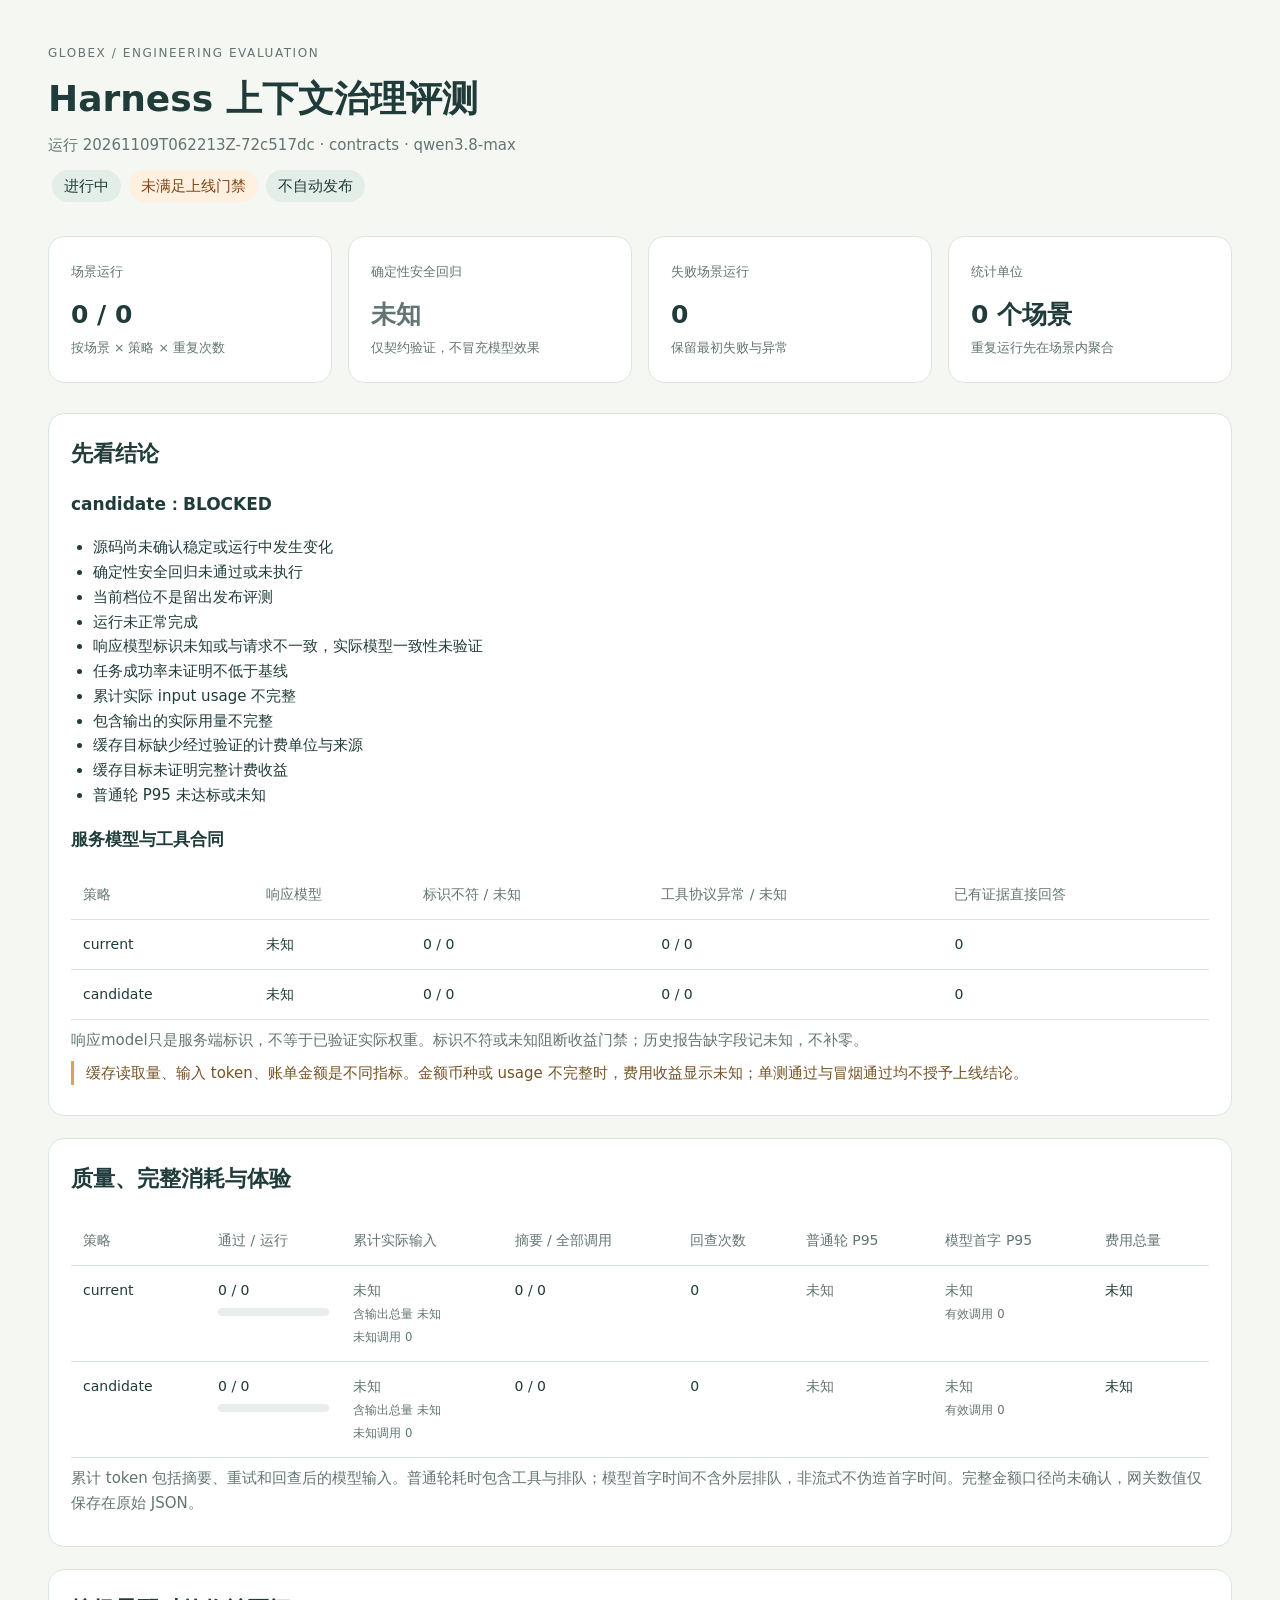
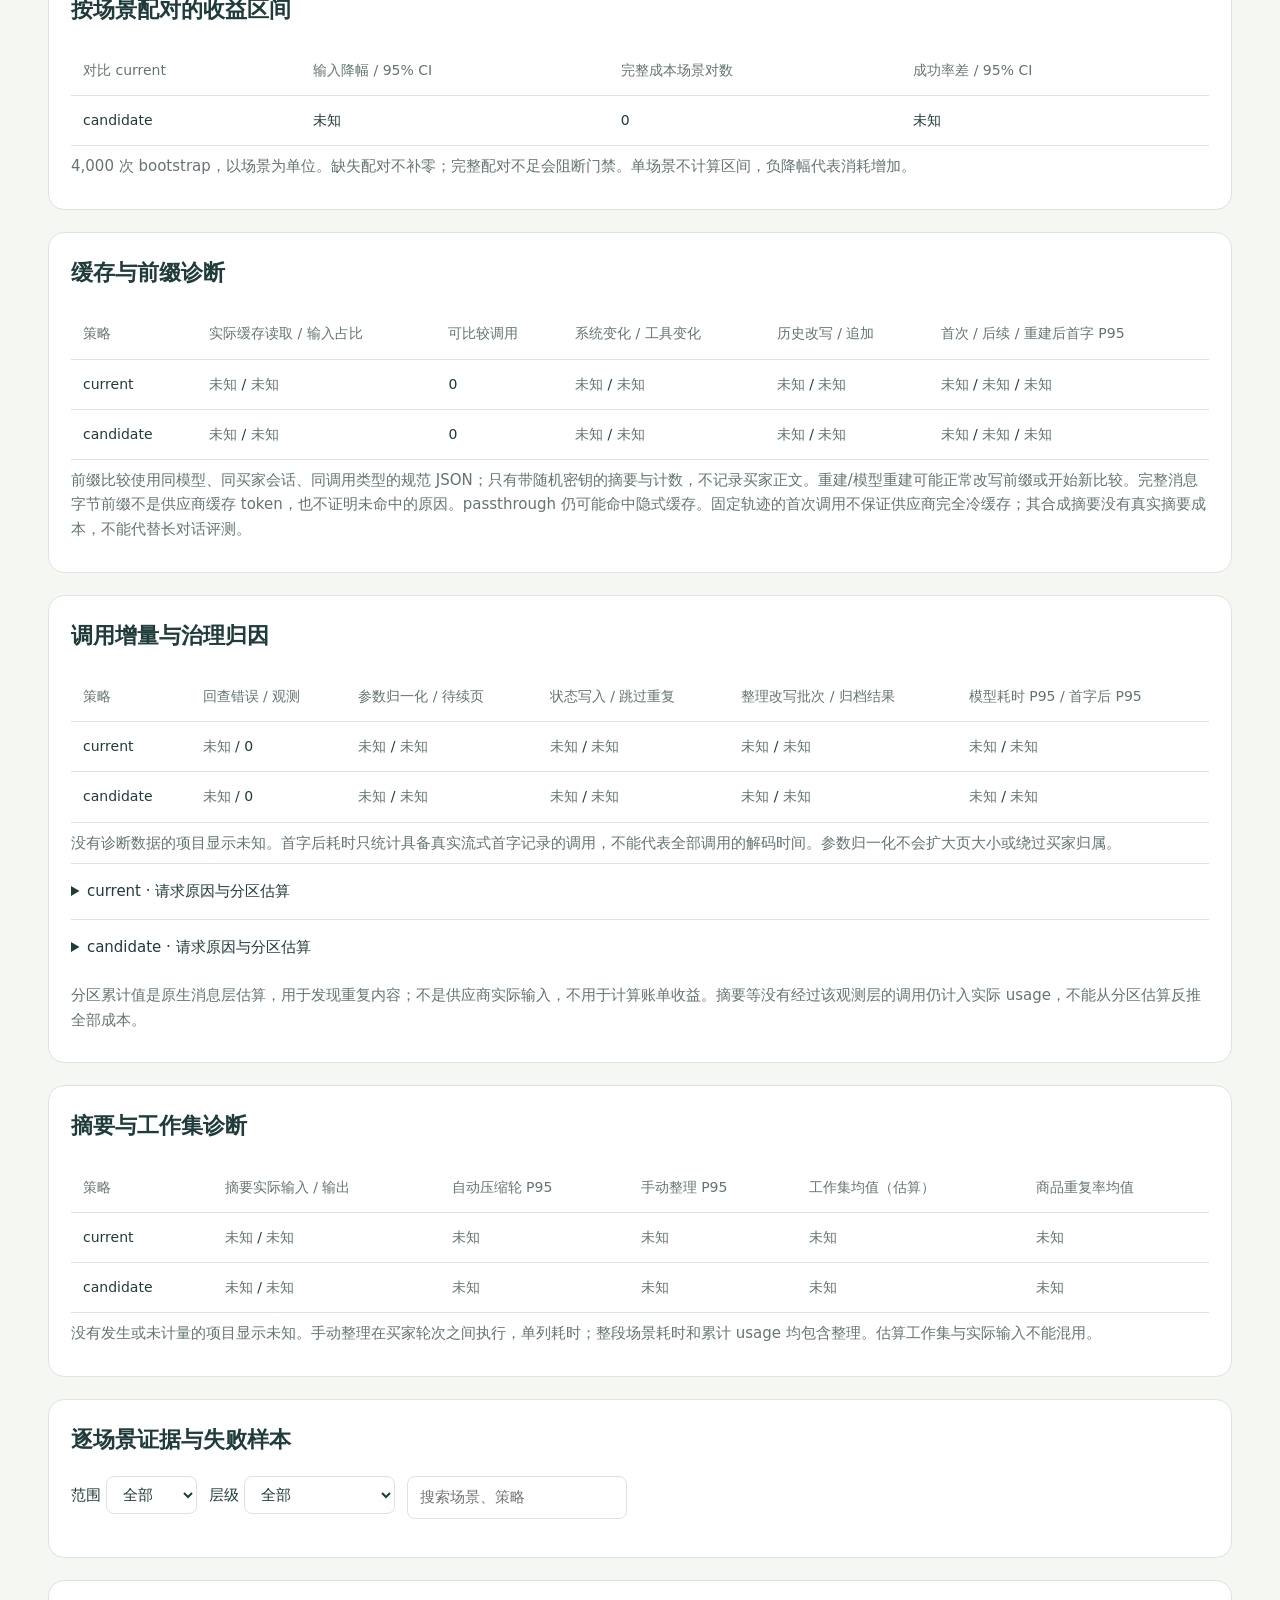
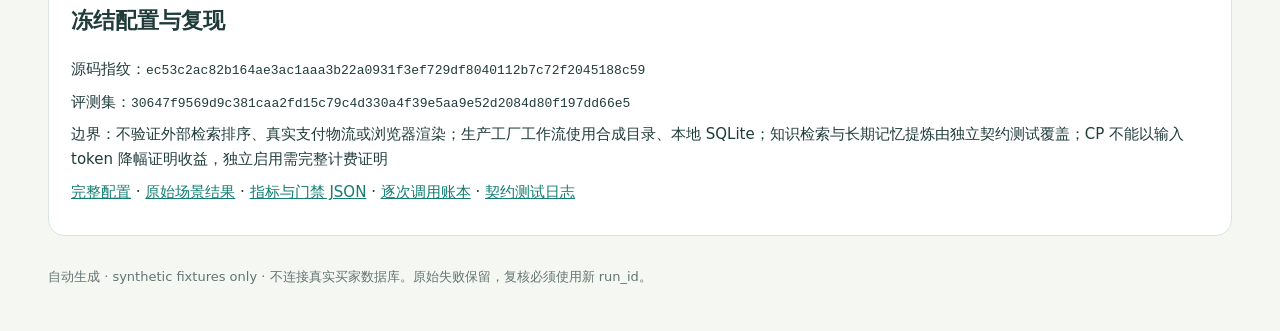
<file: eval/verification/harness-preference-confirmation-contracts-20261109-3/report.html>
<!doctype html><html lang="zh-CN"><head><meta charset="utf-8"><meta name="viewport" content="width=device-width,initial-scale=1">
<title>Globex · Harness 评测报告</title><style>
:root{color-scheme:light;--ink:#203c3a;--muted:#637573;--line:#dce4de;--accent:#147d70;--paper:#f5f7f2}*{box-sizing:border-box}body{margin:0;background:var(--paper);color:var(--ink);font:15px/1.65 system-ui,-apple-system,sans-serif}main{max-width:1240px;margin:auto;padding:44px 28px}a{color:var(--accent)}.eyebrow{letter-spacing:.13em;font-size:12px;color:var(--muted)}h1{font-size:36px;line-height:1.25;margin:12px 0}h2{font-size:22px;margin:0 0 18px}h3{font-size:17px}p{margin:8px 0}.muted,.unknown{color:var(--muted)}.cards{display:grid;grid-template-columns:repeat(4,1fr);gap:16px;margin:30px 0}.card,section{background:white;border:1px solid var(--line);border-radius:16px;padding:22px}.card b{font-size:25px;display:block;margin-top:10px}.card small{color:var(--muted)}section{margin:22px 0}.pill{display:inline-block;padding:4px 12px;border-radius:30px;background:#e4eee8;margin:4px}.warn{background:#fff0df;color:#834515}.ok{background:#def2e8;color:#216847}.bad{color:#a33731}.scroll{overflow-x:auto}table{width:100%;border-collapse:collapse;font-size:14px}th,td{text-align:left;padding:13px 12px;border-bottom:1px solid var(--line);vertical-align:top}th{color:var(--muted);font-weight:500}td.num{font-variant-numeric:tabular-nums}.bar{background:#e8eee9;height:8px;border-radius:9px;margin-top:6px}.bar i{display:block;background:var(--accent);height:8px;border-radius:9px}pre{white-space:pre-wrap;overflow-wrap:anywhere;font:13px/1.6 ui-monospace,monospace;background:#f2f5f1;padding:14px;border-radius:8px}details{border-top:1px solid var(--line);padding:15px 0}summary{cursor:pointer}select,input{font:inherit;padding:8px 12px;border:1px solid var(--line);border-radius:8px;background:white;color:var(--ink)}.filters{display:flex;gap:12px;flex-wrap:wrap;margin-bottom:16px}code{font-size:13px;overflow-wrap:anywhere}.note{border-left:3px solid #d1a958;padding-left:12px;color:#745327}.grid{display:grid;grid-template-columns:1fr 1fr;gap:24px}ul{padding-left:22px}footer{color:var(--muted);font-size:13px;margin-top:30px}@media(max-width:750px){main{padding:24px 14px}.cards,.grid{grid-template-columns:1fr 1fr}h1{font-size:28px}.card,section{padding:16px}}@media(max-width:420px){.cards,.grid{grid-template-columns:1fr}}
</style></head><body><main><div class="eyebrow">GLOBEX / ENGINEERING EVALUATION</div>
<h1>Harness 上下文治理评测</h1>
<p class="muted">运行 20261109T062213Z-72c517dc · contracts · qwen3.8-max</p>
<span class="pill">进行中</span><span class="pill warn">未满足上线门禁</span><span class="pill">不自动发布</span>
<div class="cards">
<div class="card"><small>场景运行</small><b>0 / 0</b><small>按场景 × 策略 × 重复次数</small></div>
<div class="card"><small>确定性安全回归</small><b><span class="unknown">未知</span></b><small>仅契约验证，不冒充模型效果</small></div>
<div class="card"><small>失败场景运行</small><b>0</b><small>保留最初失败与异常</small></div>
<div class="card"><small>统计单位</small><b>0 个场景</b><small>重复运行先在场景内聚合</small></div></div>
<section><h2>先看结论</h2>
<h3>candidate：BLOCKED</h3><ul><li>源码尚未确认稳定或运行中发生变化</li><li>确定性安全回归未通过或未执行</li><li>当前档位不是留出发布评测</li><li>运行未正常完成</li><li>响应模型标识未知或与请求不一致，实际模型一致性未验证</li><li>任务成功率未证明不低于基线</li><li>累计实际 input usage 不完整</li><li>包含输出的实际用量不完整</li><li>缓存目标缺少经过验证的计费单位与来源</li><li>缓存目标未证明完整计费收益</li><li>普通轮 P95 未达标或未知</li></ul>
<h3>服务模型与工具合同</h3><table><tr><th>策略</th><th>响应模型</th><th>标识不符 / 未知</th><th>工具协议异常 / 未知</th><th>已有证据直接回答</th></tr>
<tr><td>current</td><td>未知</td><td>0 / 0</td><td>0 / 0</td><td>0</td></tr>
<tr><td>candidate</td><td>未知</td><td>0 / 0</td><td>0 / 0</td><td>0</td></tr>
</table><p class="muted">响应model只是服务端标识，不等于已验证实际权重。标识不符或未知阻断收益门禁；历史报告缺字段记未知，不补零。</p>
<p class="note">缓存读取量、输入 token、账单金额是不同指标。金额币种或 usage 不完整时，费用收益显示未知；单测通过与冒烟通过均不授予上线结论。</p></section>
<section><h2>质量、完整消耗与体验</h2><div class="scroll"><table><thead><tr><th>策略</th><th>通过 / 运行</th><th>累计实际输入</th><th>摘要 / 全部调用</th><th>回查次数</th><th>普通轮 P95</th><th>模型首字 P95</th><th>费用总量</th></tr></thead><tbody>
<tr><td>current</td><td>0 / 0<div class="bar"><i style="width:0.00%"></i></div></td><td><span class="unknown">未知</span><br><small class="muted">含输出总量 <span class="unknown">未知</span><br>未知调用 0</small></td><td>0 / 0</td><td>0</td><td><span class="unknown">未知</span></td><td><span class="unknown">未知</span><br><small class="muted">有效调用 0</small></td><td>未知</td></tr>
<tr><td>candidate</td><td>0 / 0<div class="bar"><i style="width:0.00%"></i></div></td><td><span class="unknown">未知</span><br><small class="muted">含输出总量 <span class="unknown">未知</span><br>未知调用 0</small></td><td>0 / 0</td><td>0</td><td><span class="unknown">未知</span></td><td><span class="unknown">未知</span><br><small class="muted">有效调用 0</small></td><td>未知</td></tr>
</tbody></table></div><p class="muted">累计 token 包括摘要、重试和回查后的模型输入。普通轮耗时包含工具与排队；模型首字时间不含外层排队，非流式不伪造首字时间。完整金额口径尚未确认，网关数值仅保存在原始 JSON。</p></section>
<section><h2>按场景配对的收益区间</h2><div class="scroll"><table><tr><th>对比 current</th><th>输入降幅 / 95% CI</th><th>完整成本场景对数</th><th>成功率差 / 95% CI</th></tr>
<tr><td>candidate</td><td>未知</td><td>0</td><td>未知</td></tr>
</table></div><p class="muted">4,000 次 bootstrap，以场景为单位。缺失配对不补零；完整配对不足会阻断门禁。单场景不计算区间，负降幅代表消耗增加。</p></section>
<section><h2>缓存与前缀诊断</h2><div class="scroll"><table><tr><th>策略</th><th>实际缓存读取 / 输入占比</th><th>可比较调用</th><th>系统变化 / 工具变化</th><th>历史改写 / 追加</th><th>首次 / 后续 / 重建后首字 P95</th></tr>
<tr><td>current</td><td><span class="unknown">未知</span> / <span class="unknown">未知</span></td><td>0</td><td><span class="unknown">未知</span> / <span class="unknown">未知</span></td><td><span class="unknown">未知</span> / <span class="unknown">未知</span></td><td><span class="unknown">未知</span> / <span class="unknown">未知</span> / <span class="unknown">未知</span></td></tr>
<tr><td>candidate</td><td><span class="unknown">未知</span> / <span class="unknown">未知</span></td><td>0</td><td><span class="unknown">未知</span> / <span class="unknown">未知</span></td><td><span class="unknown">未知</span> / <span class="unknown">未知</span></td><td><span class="unknown">未知</span> / <span class="unknown">未知</span> / <span class="unknown">未知</span></td></tr>
</table></div><p class="muted">前缀比较使用同模型、同买家会话、同调用类型的规范 JSON；只有带随机密钥的摘要与计数，不记录买家正文。重建/模型重建可能正常改写前缀或开始新比较。完整消息字节前缀不是供应商缓存 token，也不证明未命中的原因。passthrough 仍可能命中隐式缓存。固定轨迹的首次调用不保证供应商完全冷缓存；其合成摘要没有真实摘要成本，不能代替长对话评测。</p></section>
<section><h2>调用增量与治理归因</h2><div class="scroll"><table><tr><th>策略</th><th>回查错误 / 观测</th><th>参数归一化 / 待续页</th><th>状态写入 / 跳过重复</th><th>整理改写批次 / 归档结果</th><th>模型耗时 P95 / 首字后 P95</th></tr>
<tr><td>current</td><td><span class="unknown">未知</span> / 0</td><td><span class="unknown">未知</span> / <span class="unknown">未知</span></td><td><span class="unknown">未知</span> / <span class="unknown">未知</span></td><td><span class="unknown">未知</span> / <span class="unknown">未知</span></td><td><span class="unknown">未知</span> / <span class="unknown">未知</span></td></tr>
<tr><td>candidate</td><td><span class="unknown">未知</span> / 0</td><td><span class="unknown">未知</span> / <span class="unknown">未知</span></td><td><span class="unknown">未知</span> / <span class="unknown">未知</span></td><td><span class="unknown">未知</span> / <span class="unknown">未知</span></td><td><span class="unknown">未知</span> / <span class="unknown">未知</span></td></tr>
</table></div><p class="muted">没有诊断数据的项目显示未知。首字后耗时只统计具备真实流式首字记录的调用，不能代表全部调用的解码时间。参数归一化不会扩大页大小或绕过买家归属。</p>
<details><summary>current · 请求原因与分区估算</summary><pre>{
  &quot;observed_requests&quot;: 0,
  &quot;request_reasons&quot;: {},
  &quot;estimated_sections&quot;: {
    &quot;system&quot;: null,
    &quot;state&quot;: null,
    &quot;product&quot;: null,
    &quot;history&quot;: null,
    &quot;tool_schema&quot;: null
  }
}</pre></details>
<details><summary>candidate · 请求原因与分区估算</summary><pre>{
  &quot;observed_requests&quot;: 0,
  &quot;request_reasons&quot;: {},
  &quot;estimated_sections&quot;: {
    &quot;system&quot;: null,
    &quot;state&quot;: null,
    &quot;product&quot;: null,
    &quot;history&quot;: null,
    &quot;tool_schema&quot;: null
  }
}</pre></details>
<p class="muted">分区累计值是原生消息层估算，用于发现重复内容；不是供应商实际输入，不用于计算账单收益。摘要等没有经过该观测层的调用仍计入实际 usage，不能从分区估算反推全部成本。</p></section>
<section><h2>摘要与工作集诊断</h2><div class="scroll"><table><tr><th>策略</th><th>摘要实际输入 / 输出</th><th>自动压缩轮 P95</th><th>手动整理 P95</th><th>工作集均值（估算）</th><th>商品重复率均值</th></tr>
<tr><td>current</td><td><span class="unknown">未知</span> / <span class="unknown">未知</span></td><td><span class="unknown">未知</span></td><td><span class="unknown">未知</span></td><td><span class="unknown">未知</span></td><td><span class="unknown">未知</span></td></tr>
<tr><td>candidate</td><td><span class="unknown">未知</span> / <span class="unknown">未知</span></td><td><span class="unknown">未知</span></td><td><span class="unknown">未知</span></td><td><span class="unknown">未知</span></td><td><span class="unknown">未知</span></td></tr>
</table></div><p class="muted">没有发生或未计量的项目显示未知。手动整理在买家轮次之间执行，单列耗时；整段场景耗时和累计 usage 均包含整理。估算工作集与实际输入不能混用。</p></section>
<section><h2>逐场景证据与失败样本</h2><div class="filters"><label>范围 <select id="status"><option value="all">全部</option><option value="failed">仅失败</option></select></label><label>层级 <select id="layer"><option value="all">全部</option><option value="context">上下文续答</option><option value="agent">生产工厂工作流</option><option value="cache_replay">固定请求轨迹</option><option value="skill_replay">Skill目录轨迹</option></select></label><input id="query" placeholder="搜索场景、策略" aria-label="搜索场景"></div>
</section><section><h2>冻结配置与复现</h2>
<p>源码指纹：<code>ec53c2ac82b164ae3ac1aaa3b22a0931f3ef729df8040112b7c72f2045188c59</code></p>
<p>评测集：<code>30647f9569d9c381caa2fd15c79c4d330a4f39e5aa9e52d2084d80f197dd66e5</code></p>
<p>边界：不验证外部检索排序、真实支付物流或浏览器渲染；生产工厂工作流使用合成目录、本地 SQLite；知识检索与长期记忆提炼由独立契约测试覆盖；CP 不能以输入 token 降幅证明收益，独立启用需完整计费证明</p>
<p><a href="manifest.json">完整配置</a> · <a href="results.json">原始场景结果</a> · <a href="summary.json">指标与门禁 JSON</a> · <a href="attempts.jsonl">逐次调用账本</a> · <a href="contracts.log">契约测试日志</a></p>
</section><footer>自动生成 · synthetic fixtures only · 不连接真实买家数据库。原始失败保留，复核必须使用新 run_id。</footer></main>
<script>const controls=["status","layer","query"].map(id=>document.getElementById(id));function filter(){const[s,l,q]=controls.map(x=>x.value.toLowerCase());document.querySelectorAll(".scenario").forEach(el=>{el.hidden=(s==="failed"&&el.dataset.failed!=="true")||(l!=="all"&&el.dataset.layer!==l)||!el.dataset.query.includes(q)})}controls.forEach(el=>el.addEventListener("input",filter));</script></body></html>
</file>
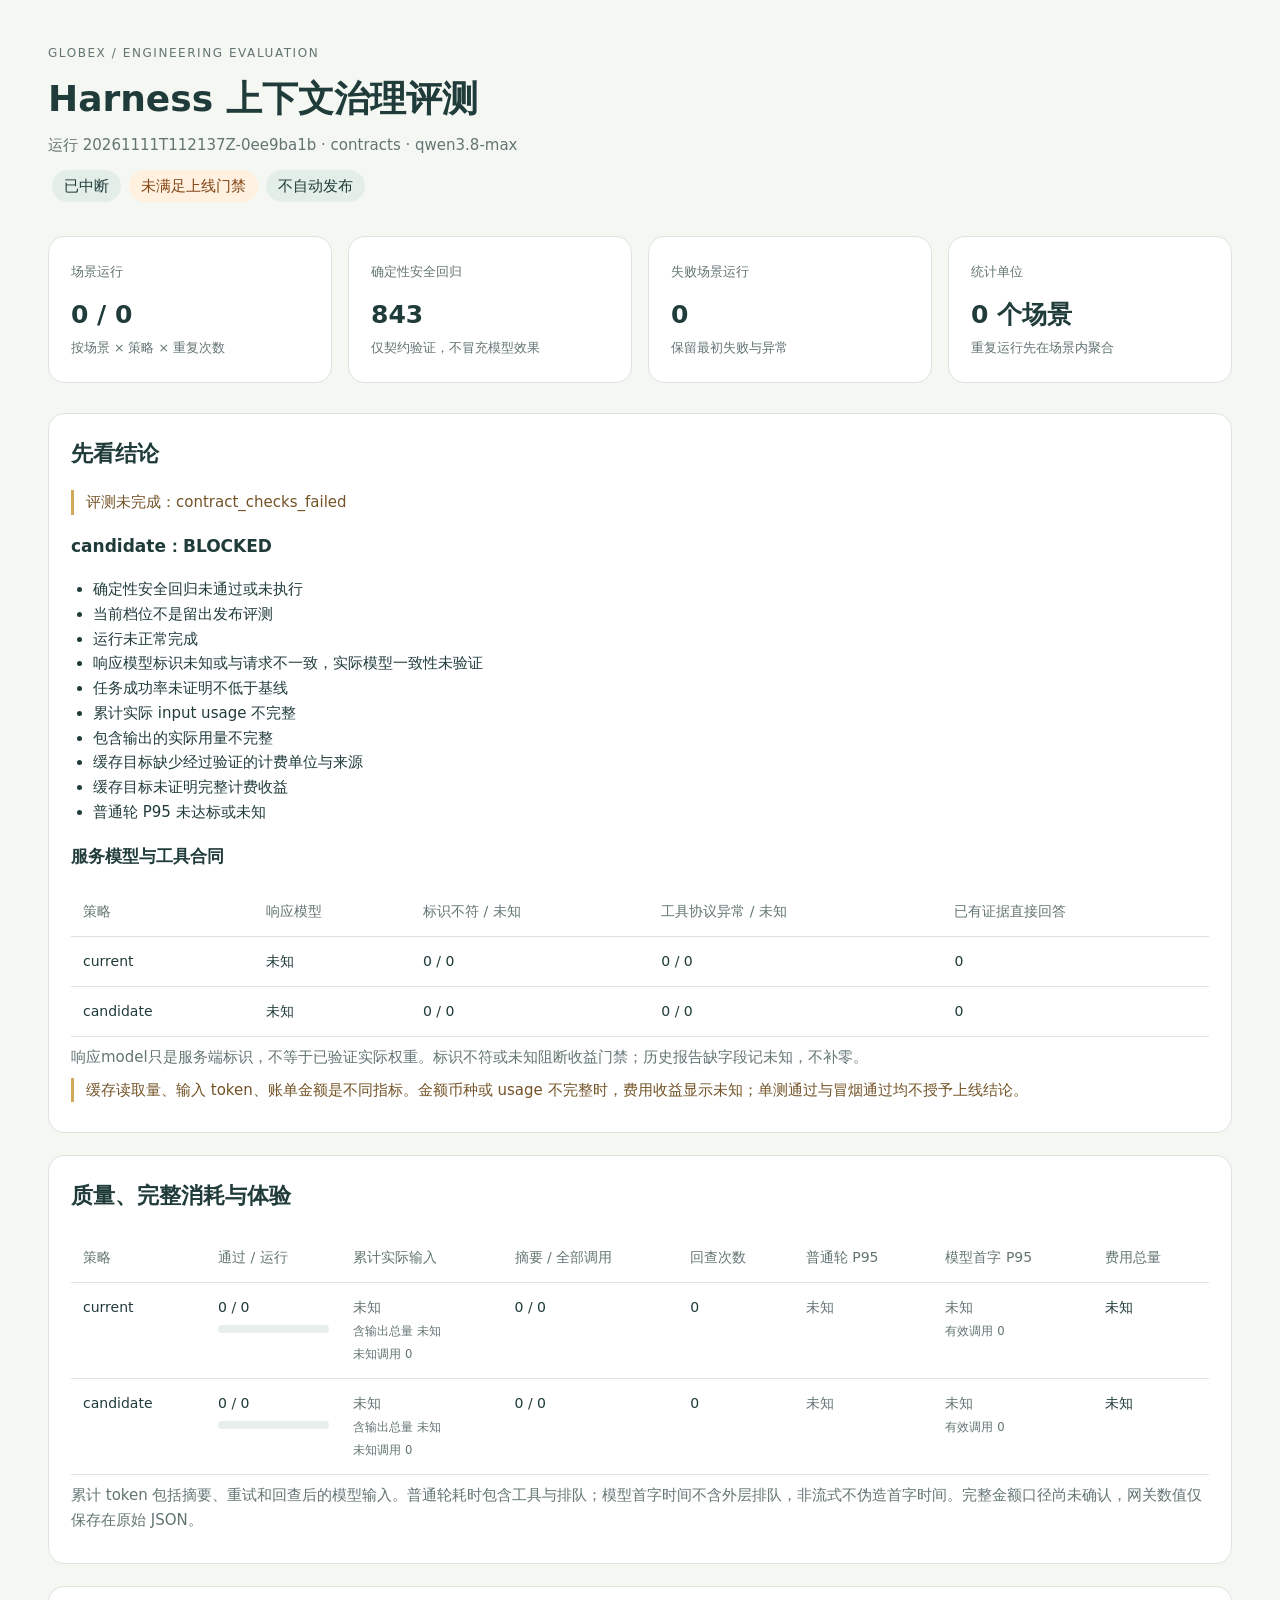
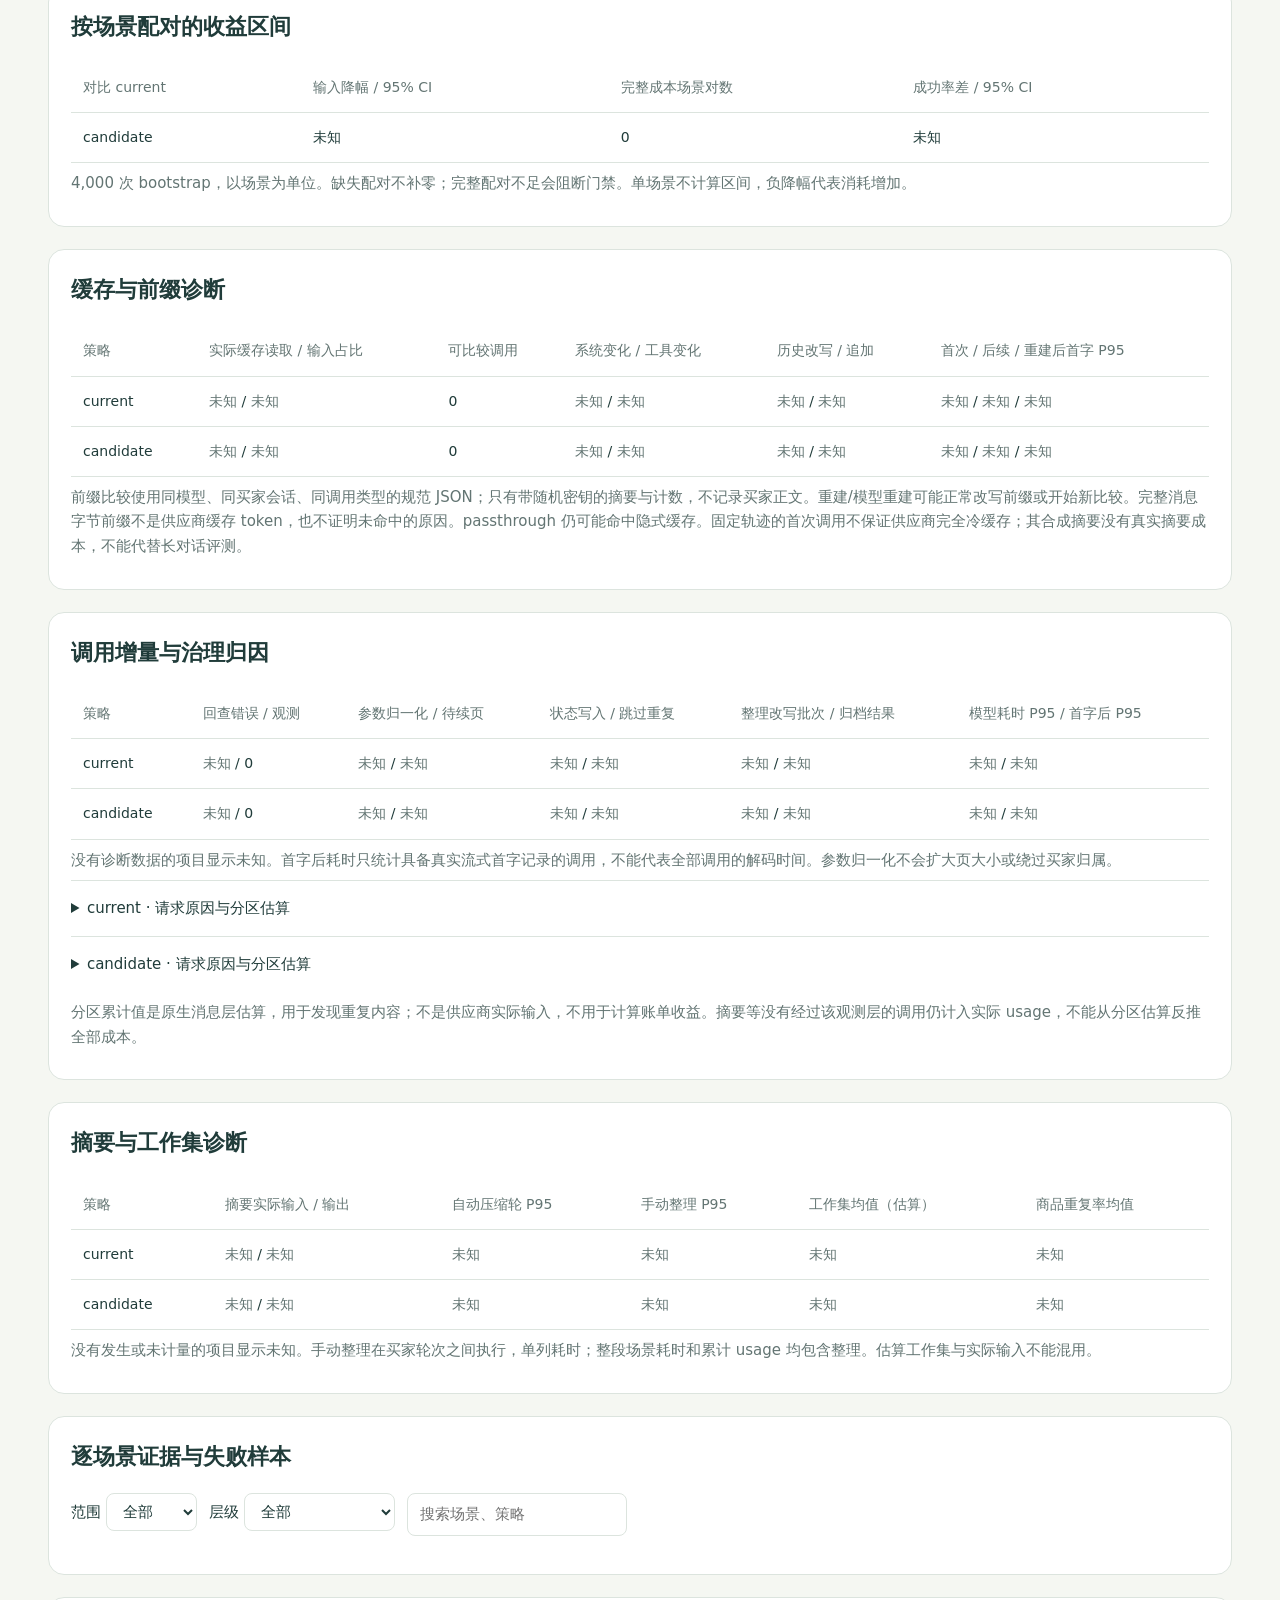
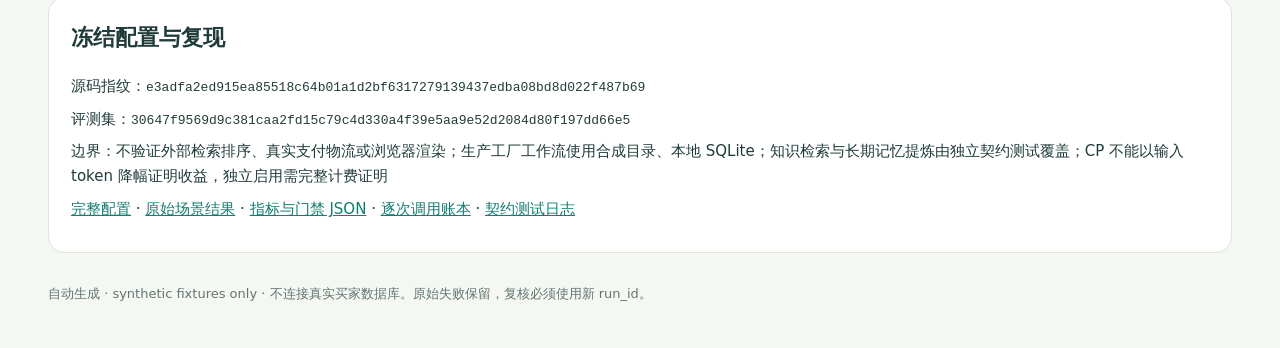
<file: eval/verification/smartcart-brand-contracts-20261111-2/report.html>
<!doctype html><html lang="zh-CN"><head><meta charset="utf-8"><meta name="viewport" content="width=device-width,initial-scale=1">
<title>Globex · Harness 评测报告</title><style>
:root{color-scheme:light;--ink:#203c3a;--muted:#637573;--line:#dce4de;--accent:#147d70;--paper:#f5f7f2}*{box-sizing:border-box}body{margin:0;background:var(--paper);color:var(--ink);font:15px/1.65 system-ui,-apple-system,sans-serif}main{max-width:1240px;margin:auto;padding:44px 28px}a{color:var(--accent)}.eyebrow{letter-spacing:.13em;font-size:12px;color:var(--muted)}h1{font-size:36px;line-height:1.25;margin:12px 0}h2{font-size:22px;margin:0 0 18px}h3{font-size:17px}p{margin:8px 0}.muted,.unknown{color:var(--muted)}.cards{display:grid;grid-template-columns:repeat(4,1fr);gap:16px;margin:30px 0}.card,section{background:white;border:1px solid var(--line);border-radius:16px;padding:22px}.card b{font-size:25px;display:block;margin-top:10px}.card small{color:var(--muted)}section{margin:22px 0}.pill{display:inline-block;padding:4px 12px;border-radius:30px;background:#e4eee8;margin:4px}.warn{background:#fff0df;color:#834515}.ok{background:#def2e8;color:#216847}.bad{color:#a33731}.scroll{overflow-x:auto}table{width:100%;border-collapse:collapse;font-size:14px}th,td{text-align:left;padding:13px 12px;border-bottom:1px solid var(--line);vertical-align:top}th{color:var(--muted);font-weight:500}td.num{font-variant-numeric:tabular-nums}.bar{background:#e8eee9;height:8px;border-radius:9px;margin-top:6px}.bar i{display:block;background:var(--accent);height:8px;border-radius:9px}pre{white-space:pre-wrap;overflow-wrap:anywhere;font:13px/1.6 ui-monospace,monospace;background:#f2f5f1;padding:14px;border-radius:8px}details{border-top:1px solid var(--line);padding:15px 0}summary{cursor:pointer}select,input{font:inherit;padding:8px 12px;border:1px solid var(--line);border-radius:8px;background:white;color:var(--ink)}.filters{display:flex;gap:12px;flex-wrap:wrap;margin-bottom:16px}code{font-size:13px;overflow-wrap:anywhere}.note{border-left:3px solid #d1a958;padding-left:12px;color:#745327}.grid{display:grid;grid-template-columns:1fr 1fr;gap:24px}ul{padding-left:22px}footer{color:var(--muted);font-size:13px;margin-top:30px}@media(max-width:750px){main{padding:24px 14px}.cards,.grid{grid-template-columns:1fr 1fr}h1{font-size:28px}.card,section{padding:16px}}@media(max-width:420px){.cards,.grid{grid-template-columns:1fr}}
</style></head><body><main><div class="eyebrow">GLOBEX / ENGINEERING EVALUATION</div>
<h1>Harness 上下文治理评测</h1>
<p class="muted">运行 20261111T112137Z-0ee9ba1b · contracts · qwen3.8-max</p>
<span class="pill">已中断</span><span class="pill warn">未满足上线门禁</span><span class="pill">不自动发布</span>
<div class="cards">
<div class="card"><small>场景运行</small><b>0 / 0</b><small>按场景 × 策略 × 重复次数</small></div>
<div class="card"><small>确定性安全回归</small><b>843</b><small>仅契约验证，不冒充模型效果</small></div>
<div class="card"><small>失败场景运行</small><b>0</b><small>保留最初失败与异常</small></div>
<div class="card"><small>统计单位</small><b>0 个场景</b><small>重复运行先在场景内聚合</small></div></div>
<section><h2>先看结论</h2>
<p class="note">评测未完成：contract_checks_failed</p>
<h3>candidate：BLOCKED</h3><ul><li>确定性安全回归未通过或未执行</li><li>当前档位不是留出发布评测</li><li>运行未正常完成</li><li>响应模型标识未知或与请求不一致，实际模型一致性未验证</li><li>任务成功率未证明不低于基线</li><li>累计实际 input usage 不完整</li><li>包含输出的实际用量不完整</li><li>缓存目标缺少经过验证的计费单位与来源</li><li>缓存目标未证明完整计费收益</li><li>普通轮 P95 未达标或未知</li></ul>
<h3>服务模型与工具合同</h3><table><tr><th>策略</th><th>响应模型</th><th>标识不符 / 未知</th><th>工具协议异常 / 未知</th><th>已有证据直接回答</th></tr>
<tr><td>current</td><td>未知</td><td>0 / 0</td><td>0 / 0</td><td>0</td></tr>
<tr><td>candidate</td><td>未知</td><td>0 / 0</td><td>0 / 0</td><td>0</td></tr>
</table><p class="muted">响应model只是服务端标识，不等于已验证实际权重。标识不符或未知阻断收益门禁；历史报告缺字段记未知，不补零。</p>
<p class="note">缓存读取量、输入 token、账单金额是不同指标。金额币种或 usage 不完整时，费用收益显示未知；单测通过与冒烟通过均不授予上线结论。</p></section>
<section><h2>质量、完整消耗与体验</h2><div class="scroll"><table><thead><tr><th>策略</th><th>通过 / 运行</th><th>累计实际输入</th><th>摘要 / 全部调用</th><th>回查次数</th><th>普通轮 P95</th><th>模型首字 P95</th><th>费用总量</th></tr></thead><tbody>
<tr><td>current</td><td>0 / 0<div class="bar"><i style="width:0.00%"></i></div></td><td><span class="unknown">未知</span><br><small class="muted">含输出总量 <span class="unknown">未知</span><br>未知调用 0</small></td><td>0 / 0</td><td>0</td><td><span class="unknown">未知</span></td><td><span class="unknown">未知</span><br><small class="muted">有效调用 0</small></td><td>未知</td></tr>
<tr><td>candidate</td><td>0 / 0<div class="bar"><i style="width:0.00%"></i></div></td><td><span class="unknown">未知</span><br><small class="muted">含输出总量 <span class="unknown">未知</span><br>未知调用 0</small></td><td>0 / 0</td><td>0</td><td><span class="unknown">未知</span></td><td><span class="unknown">未知</span><br><small class="muted">有效调用 0</small></td><td>未知</td></tr>
</tbody></table></div><p class="muted">累计 token 包括摘要、重试和回查后的模型输入。普通轮耗时包含工具与排队；模型首字时间不含外层排队，非流式不伪造首字时间。完整金额口径尚未确认，网关数值仅保存在原始 JSON。</p></section>
<section><h2>按场景配对的收益区间</h2><div class="scroll"><table><tr><th>对比 current</th><th>输入降幅 / 95% CI</th><th>完整成本场景对数</th><th>成功率差 / 95% CI</th></tr>
<tr><td>candidate</td><td>未知</td><td>0</td><td>未知</td></tr>
</table></div><p class="muted">4,000 次 bootstrap，以场景为单位。缺失配对不补零；完整配对不足会阻断门禁。单场景不计算区间，负降幅代表消耗增加。</p></section>
<section><h2>缓存与前缀诊断</h2><div class="scroll"><table><tr><th>策略</th><th>实际缓存读取 / 输入占比</th><th>可比较调用</th><th>系统变化 / 工具变化</th><th>历史改写 / 追加</th><th>首次 / 后续 / 重建后首字 P95</th></tr>
<tr><td>current</td><td><span class="unknown">未知</span> / <span class="unknown">未知</span></td><td>0</td><td><span class="unknown">未知</span> / <span class="unknown">未知</span></td><td><span class="unknown">未知</span> / <span class="unknown">未知</span></td><td><span class="unknown">未知</span> / <span class="unknown">未知</span> / <span class="unknown">未知</span></td></tr>
<tr><td>candidate</td><td><span class="unknown">未知</span> / <span class="unknown">未知</span></td><td>0</td><td><span class="unknown">未知</span> / <span class="unknown">未知</span></td><td><span class="unknown">未知</span> / <span class="unknown">未知</span></td><td><span class="unknown">未知</span> / <span class="unknown">未知</span> / <span class="unknown">未知</span></td></tr>
</table></div><p class="muted">前缀比较使用同模型、同买家会话、同调用类型的规范 JSON；只有带随机密钥的摘要与计数，不记录买家正文。重建/模型重建可能正常改写前缀或开始新比较。完整消息字节前缀不是供应商缓存 token，也不证明未命中的原因。passthrough 仍可能命中隐式缓存。固定轨迹的首次调用不保证供应商完全冷缓存；其合成摘要没有真实摘要成本，不能代替长对话评测。</p></section>
<section><h2>调用增量与治理归因</h2><div class="scroll"><table><tr><th>策略</th><th>回查错误 / 观测</th><th>参数归一化 / 待续页</th><th>状态写入 / 跳过重复</th><th>整理改写批次 / 归档结果</th><th>模型耗时 P95 / 首字后 P95</th></tr>
<tr><td>current</td><td><span class="unknown">未知</span> / 0</td><td><span class="unknown">未知</span> / <span class="unknown">未知</span></td><td><span class="unknown">未知</span> / <span class="unknown">未知</span></td><td><span class="unknown">未知</span> / <span class="unknown">未知</span></td><td><span class="unknown">未知</span> / <span class="unknown">未知</span></td></tr>
<tr><td>candidate</td><td><span class="unknown">未知</span> / 0</td><td><span class="unknown">未知</span> / <span class="unknown">未知</span></td><td><span class="unknown">未知</span> / <span class="unknown">未知</span></td><td><span class="unknown">未知</span> / <span class="unknown">未知</span></td><td><span class="unknown">未知</span> / <span class="unknown">未知</span></td></tr>
</table></div><p class="muted">没有诊断数据的项目显示未知。首字后耗时只统计具备真实流式首字记录的调用，不能代表全部调用的解码时间。参数归一化不会扩大页大小或绕过买家归属。</p>
<details><summary>current · 请求原因与分区估算</summary><pre>{
  &quot;observed_requests&quot;: 0,
  &quot;request_reasons&quot;: {},
  &quot;estimated_sections&quot;: {
    &quot;system&quot;: null,
    &quot;state&quot;: null,
    &quot;product&quot;: null,
    &quot;history&quot;: null,
    &quot;tool_schema&quot;: null
  }
}</pre></details>
<details><summary>candidate · 请求原因与分区估算</summary><pre>{
  &quot;observed_requests&quot;: 0,
  &quot;request_reasons&quot;: {},
  &quot;estimated_sections&quot;: {
    &quot;system&quot;: null,
    &quot;state&quot;: null,
    &quot;product&quot;: null,
    &quot;history&quot;: null,
    &quot;tool_schema&quot;: null
  }
}</pre></details>
<p class="muted">分区累计值是原生消息层估算，用于发现重复内容；不是供应商实际输入，不用于计算账单收益。摘要等没有经过该观测层的调用仍计入实际 usage，不能从分区估算反推全部成本。</p></section>
<section><h2>摘要与工作集诊断</h2><div class="scroll"><table><tr><th>策略</th><th>摘要实际输入 / 输出</th><th>自动压缩轮 P95</th><th>手动整理 P95</th><th>工作集均值（估算）</th><th>商品重复率均值</th></tr>
<tr><td>current</td><td><span class="unknown">未知</span> / <span class="unknown">未知</span></td><td><span class="unknown">未知</span></td><td><span class="unknown">未知</span></td><td><span class="unknown">未知</span></td><td><span class="unknown">未知</span></td></tr>
<tr><td>candidate</td><td><span class="unknown">未知</span> / <span class="unknown">未知</span></td><td><span class="unknown">未知</span></td><td><span class="unknown">未知</span></td><td><span class="unknown">未知</span></td><td><span class="unknown">未知</span></td></tr>
</table></div><p class="muted">没有发生或未计量的项目显示未知。手动整理在买家轮次之间执行，单列耗时；整段场景耗时和累计 usage 均包含整理。估算工作集与实际输入不能混用。</p></section>
<section><h2>逐场景证据与失败样本</h2><div class="filters"><label>范围 <select id="status"><option value="all">全部</option><option value="failed">仅失败</option></select></label><label>层级 <select id="layer"><option value="all">全部</option><option value="context">上下文续答</option><option value="agent">生产工厂工作流</option><option value="cache_replay">固定请求轨迹</option><option value="skill_replay">Skill目录轨迹</option></select></label><input id="query" placeholder="搜索场景、策略" aria-label="搜索场景"></div>
</section><section><h2>冻结配置与复现</h2>
<p>源码指纹：<code>e3adfa2ed915ea85518c64b01a1d2bf6317279139437edba08bd8d022f487b69</code></p>
<p>评测集：<code>30647f9569d9c381caa2fd15c79c4d330a4f39e5aa9e52d2084d80f197dd66e5</code></p>
<p>边界：不验证外部检索排序、真实支付物流或浏览器渲染；生产工厂工作流使用合成目录、本地 SQLite；知识检索与长期记忆提炼由独立契约测试覆盖；CP 不能以输入 token 降幅证明收益，独立启用需完整计费证明</p>
<p><a href="manifest.json">完整配置</a> · <a href="results.json">原始场景结果</a> · <a href="summary.json">指标与门禁 JSON</a> · <a href="attempts.jsonl">逐次调用账本</a> · <a href="contracts.log">契约测试日志</a></p>
</section><footer>自动生成 · synthetic fixtures only · 不连接真实买家数据库。原始失败保留，复核必须使用新 run_id。</footer></main>
<script>const controls=["status","layer","query"].map(id=>document.getElementById(id));function filter(){const[s,l,q]=controls.map(x=>x.value.toLowerCase());document.querySelectorAll(".scenario").forEach(el=>{el.hidden=(s==="failed"&&el.dataset.failed!=="true")||(l!=="all"&&el.dataset.layer!==l)||!el.dataset.query.includes(q)})}controls.forEach(el=>el.addEventListener("input",filter));</script></body></html>
</file>
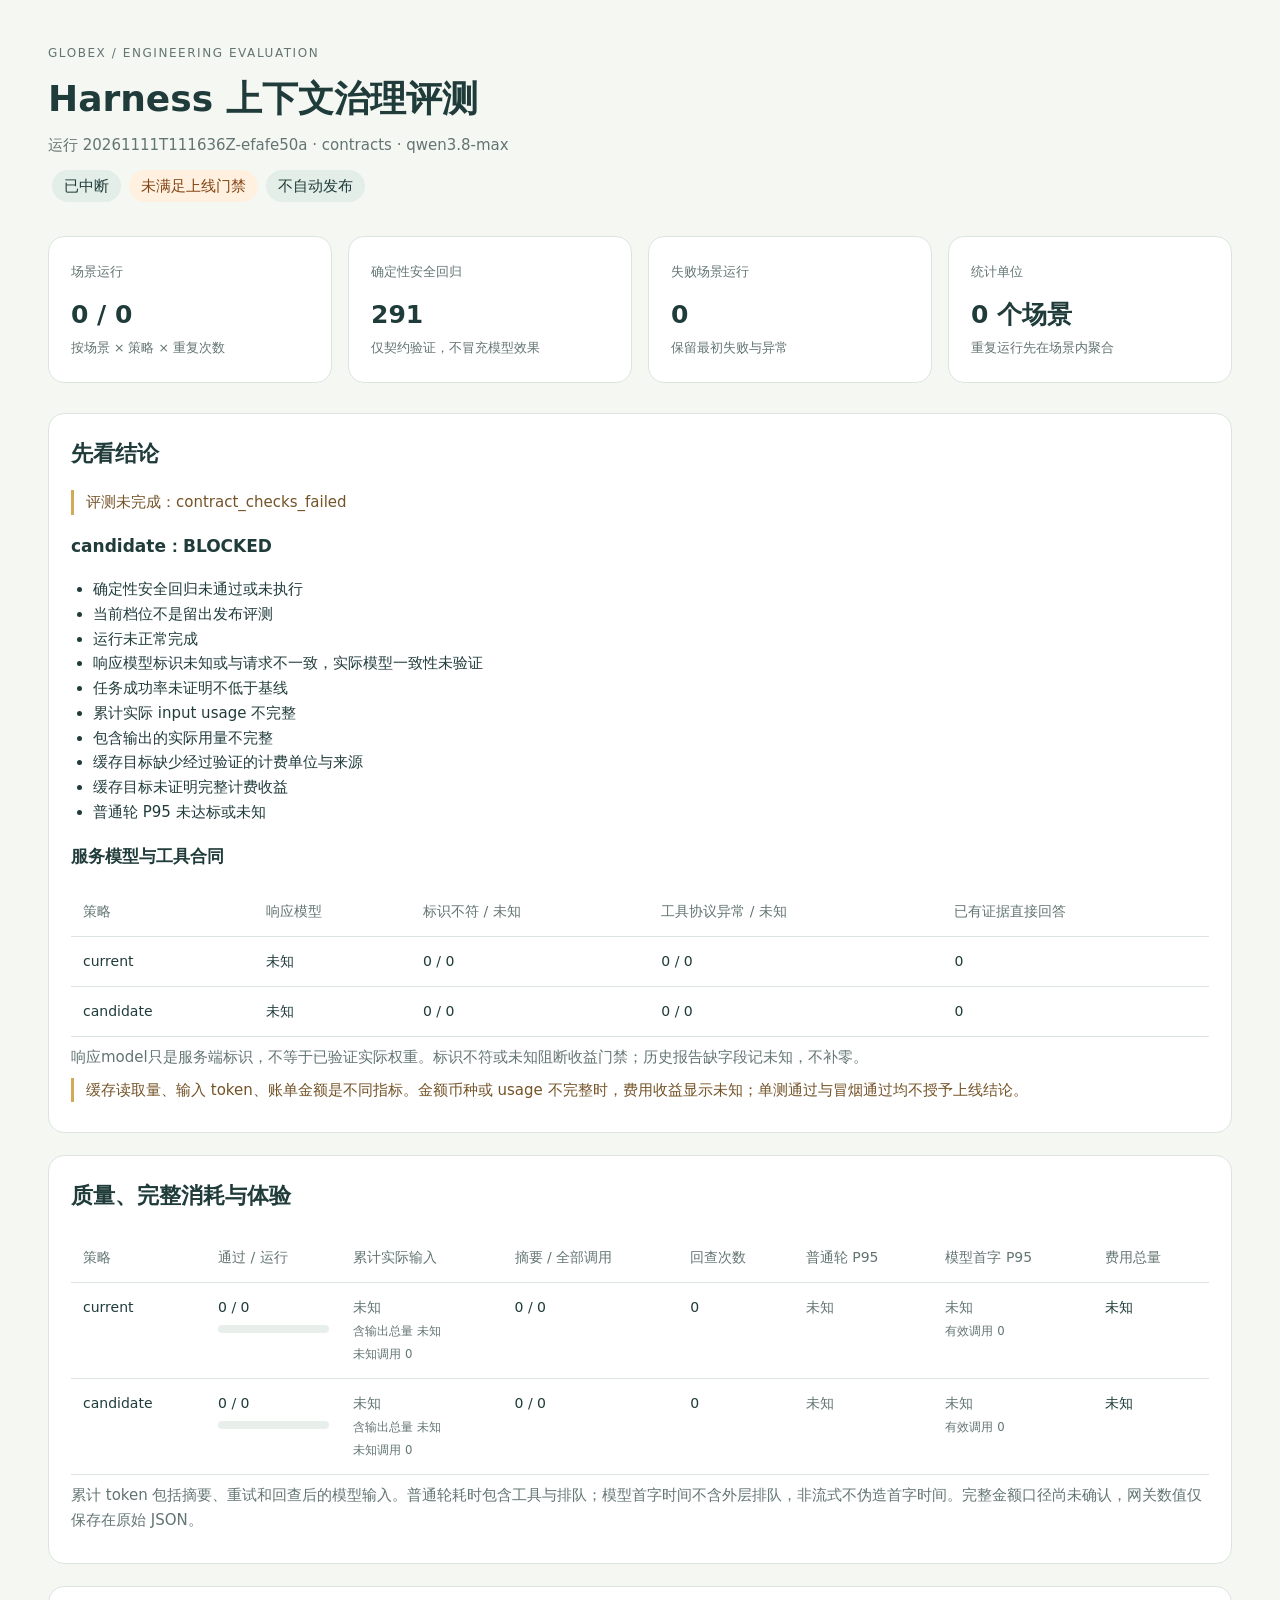
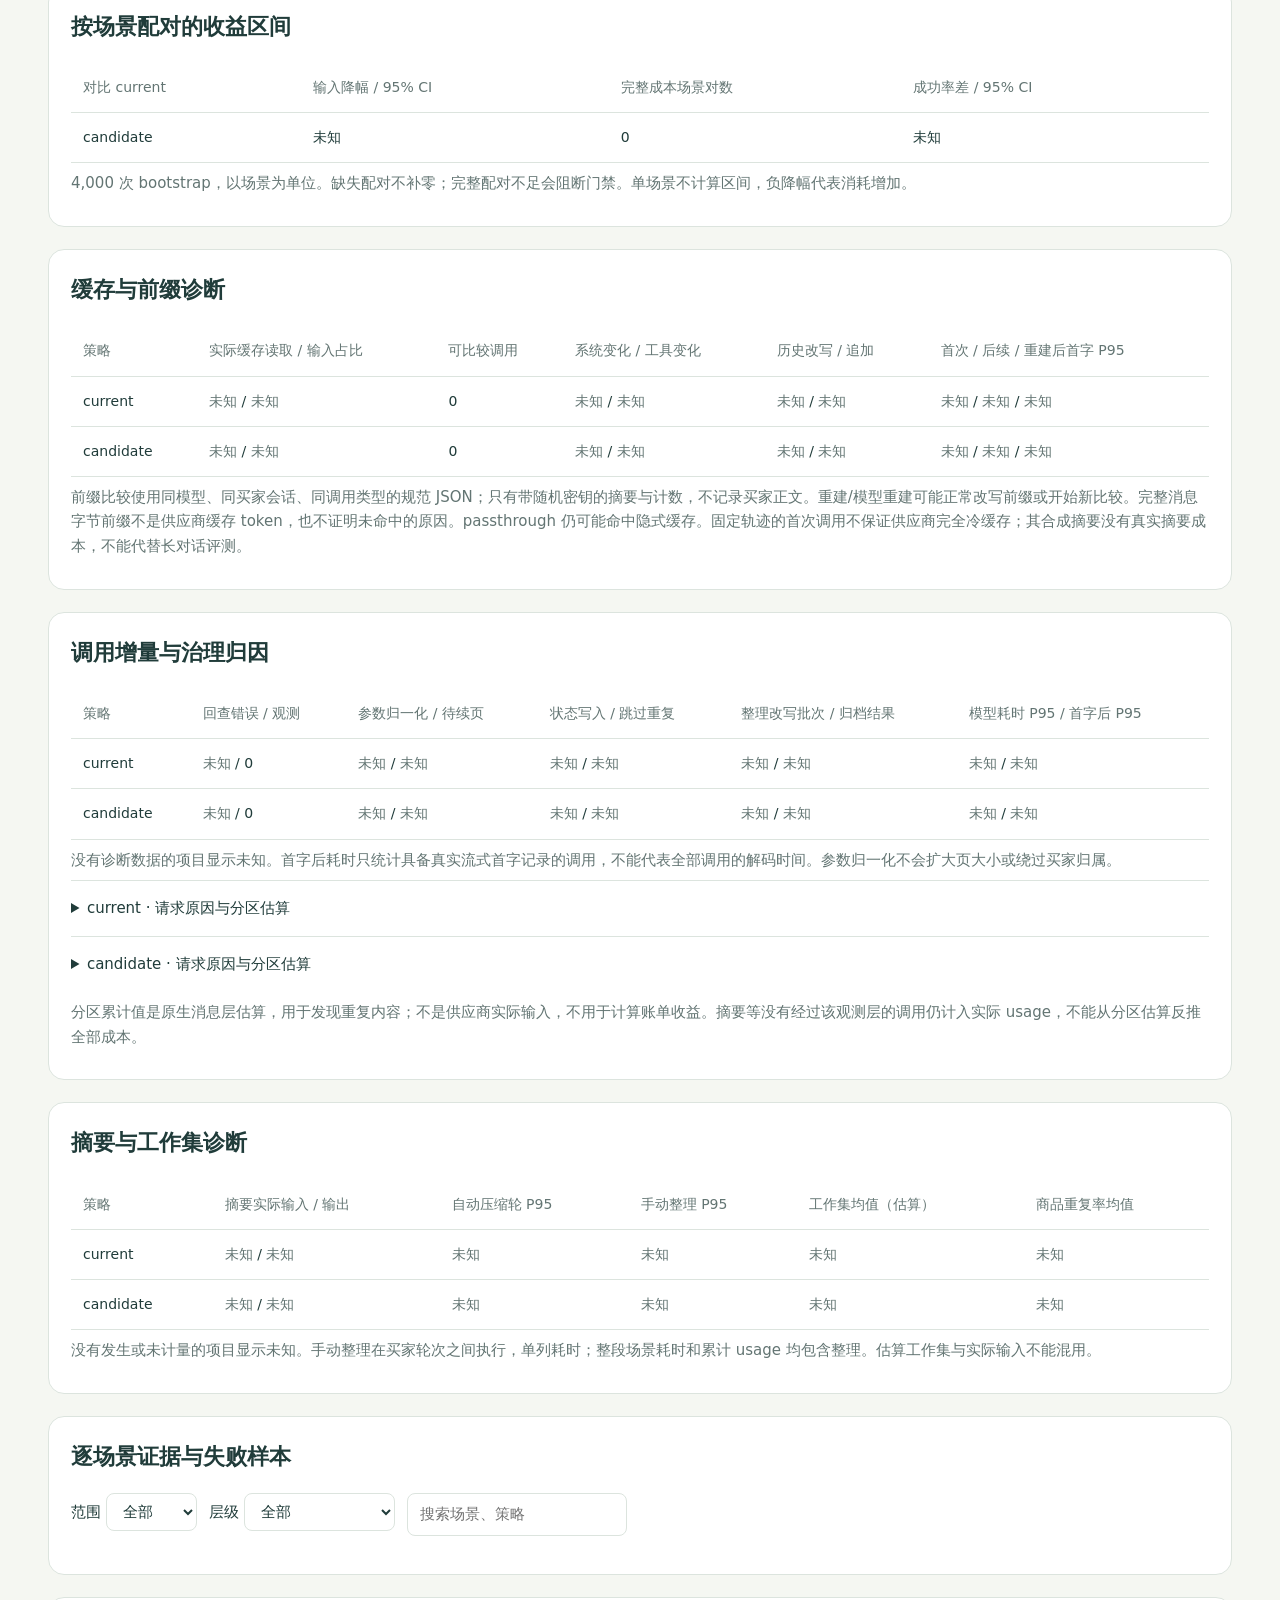
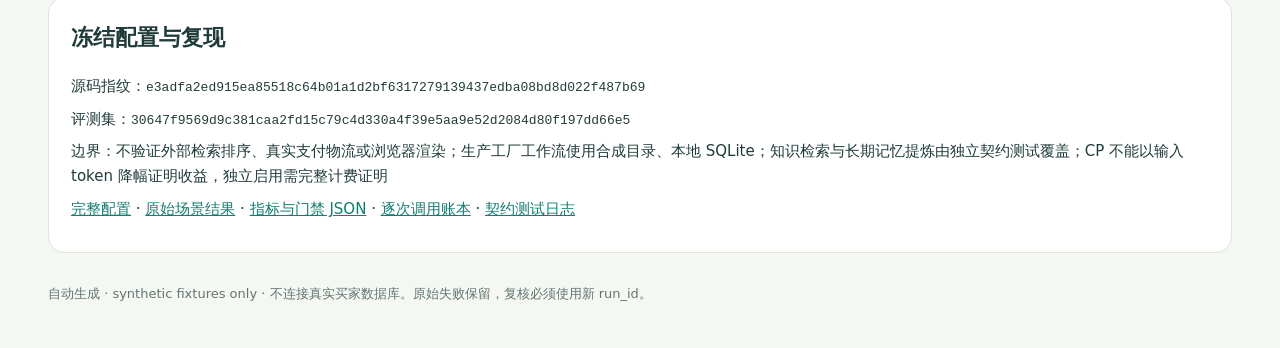
<file: eval/verification/smartcart-brand-contracts-20261111/report.html>
<!doctype html><html lang="zh-CN"><head><meta charset="utf-8"><meta name="viewport" content="width=device-width,initial-scale=1">
<title>Globex · Harness 评测报告</title><style>
:root{color-scheme:light;--ink:#203c3a;--muted:#637573;--line:#dce4de;--accent:#147d70;--paper:#f5f7f2}*{box-sizing:border-box}body{margin:0;background:var(--paper);color:var(--ink);font:15px/1.65 system-ui,-apple-system,sans-serif}main{max-width:1240px;margin:auto;padding:44px 28px}a{color:var(--accent)}.eyebrow{letter-spacing:.13em;font-size:12px;color:var(--muted)}h1{font-size:36px;line-height:1.25;margin:12px 0}h2{font-size:22px;margin:0 0 18px}h3{font-size:17px}p{margin:8px 0}.muted,.unknown{color:var(--muted)}.cards{display:grid;grid-template-columns:repeat(4,1fr);gap:16px;margin:30px 0}.card,section{background:white;border:1px solid var(--line);border-radius:16px;padding:22px}.card b{font-size:25px;display:block;margin-top:10px}.card small{color:var(--muted)}section{margin:22px 0}.pill{display:inline-block;padding:4px 12px;border-radius:30px;background:#e4eee8;margin:4px}.warn{background:#fff0df;color:#834515}.ok{background:#def2e8;color:#216847}.bad{color:#a33731}.scroll{overflow-x:auto}table{width:100%;border-collapse:collapse;font-size:14px}th,td{text-align:left;padding:13px 12px;border-bottom:1px solid var(--line);vertical-align:top}th{color:var(--muted);font-weight:500}td.num{font-variant-numeric:tabular-nums}.bar{background:#e8eee9;height:8px;border-radius:9px;margin-top:6px}.bar i{display:block;background:var(--accent);height:8px;border-radius:9px}pre{white-space:pre-wrap;overflow-wrap:anywhere;font:13px/1.6 ui-monospace,monospace;background:#f2f5f1;padding:14px;border-radius:8px}details{border-top:1px solid var(--line);padding:15px 0}summary{cursor:pointer}select,input{font:inherit;padding:8px 12px;border:1px solid var(--line);border-radius:8px;background:white;color:var(--ink)}.filters{display:flex;gap:12px;flex-wrap:wrap;margin-bottom:16px}code{font-size:13px;overflow-wrap:anywhere}.note{border-left:3px solid #d1a958;padding-left:12px;color:#745327}.grid{display:grid;grid-template-columns:1fr 1fr;gap:24px}ul{padding-left:22px}footer{color:var(--muted);font-size:13px;margin-top:30px}@media(max-width:750px){main{padding:24px 14px}.cards,.grid{grid-template-columns:1fr 1fr}h1{font-size:28px}.card,section{padding:16px}}@media(max-width:420px){.cards,.grid{grid-template-columns:1fr}}
</style></head><body><main><div class="eyebrow">GLOBEX / ENGINEERING EVALUATION</div>
<h1>Harness 上下文治理评测</h1>
<p class="muted">运行 20261111T111636Z-efafe50a · contracts · qwen3.8-max</p>
<span class="pill">已中断</span><span class="pill warn">未满足上线门禁</span><span class="pill">不自动发布</span>
<div class="cards">
<div class="card"><small>场景运行</small><b>0 / 0</b><small>按场景 × 策略 × 重复次数</small></div>
<div class="card"><small>确定性安全回归</small><b>291</b><small>仅契约验证，不冒充模型效果</small></div>
<div class="card"><small>失败场景运行</small><b>0</b><small>保留最初失败与异常</small></div>
<div class="card"><small>统计单位</small><b>0 个场景</b><small>重复运行先在场景内聚合</small></div></div>
<section><h2>先看结论</h2>
<p class="note">评测未完成：contract_checks_failed</p>
<h3>candidate：BLOCKED</h3><ul><li>确定性安全回归未通过或未执行</li><li>当前档位不是留出发布评测</li><li>运行未正常完成</li><li>响应模型标识未知或与请求不一致，实际模型一致性未验证</li><li>任务成功率未证明不低于基线</li><li>累计实际 input usage 不完整</li><li>包含输出的实际用量不完整</li><li>缓存目标缺少经过验证的计费单位与来源</li><li>缓存目标未证明完整计费收益</li><li>普通轮 P95 未达标或未知</li></ul>
<h3>服务模型与工具合同</h3><table><tr><th>策略</th><th>响应模型</th><th>标识不符 / 未知</th><th>工具协议异常 / 未知</th><th>已有证据直接回答</th></tr>
<tr><td>current</td><td>未知</td><td>0 / 0</td><td>0 / 0</td><td>0</td></tr>
<tr><td>candidate</td><td>未知</td><td>0 / 0</td><td>0 / 0</td><td>0</td></tr>
</table><p class="muted">响应model只是服务端标识，不等于已验证实际权重。标识不符或未知阻断收益门禁；历史报告缺字段记未知，不补零。</p>
<p class="note">缓存读取量、输入 token、账单金额是不同指标。金额币种或 usage 不完整时，费用收益显示未知；单测通过与冒烟通过均不授予上线结论。</p></section>
<section><h2>质量、完整消耗与体验</h2><div class="scroll"><table><thead><tr><th>策略</th><th>通过 / 运行</th><th>累计实际输入</th><th>摘要 / 全部调用</th><th>回查次数</th><th>普通轮 P95</th><th>模型首字 P95</th><th>费用总量</th></tr></thead><tbody>
<tr><td>current</td><td>0 / 0<div class="bar"><i style="width:0.00%"></i></div></td><td><span class="unknown">未知</span><br><small class="muted">含输出总量 <span class="unknown">未知</span><br>未知调用 0</small></td><td>0 / 0</td><td>0</td><td><span class="unknown">未知</span></td><td><span class="unknown">未知</span><br><small class="muted">有效调用 0</small></td><td>未知</td></tr>
<tr><td>candidate</td><td>0 / 0<div class="bar"><i style="width:0.00%"></i></div></td><td><span class="unknown">未知</span><br><small class="muted">含输出总量 <span class="unknown">未知</span><br>未知调用 0</small></td><td>0 / 0</td><td>0</td><td><span class="unknown">未知</span></td><td><span class="unknown">未知</span><br><small class="muted">有效调用 0</small></td><td>未知</td></tr>
</tbody></table></div><p class="muted">累计 token 包括摘要、重试和回查后的模型输入。普通轮耗时包含工具与排队；模型首字时间不含外层排队，非流式不伪造首字时间。完整金额口径尚未确认，网关数值仅保存在原始 JSON。</p></section>
<section><h2>按场景配对的收益区间</h2><div class="scroll"><table><tr><th>对比 current</th><th>输入降幅 / 95% CI</th><th>完整成本场景对数</th><th>成功率差 / 95% CI</th></tr>
<tr><td>candidate</td><td>未知</td><td>0</td><td>未知</td></tr>
</table></div><p class="muted">4,000 次 bootstrap，以场景为单位。缺失配对不补零；完整配对不足会阻断门禁。单场景不计算区间，负降幅代表消耗增加。</p></section>
<section><h2>缓存与前缀诊断</h2><div class="scroll"><table><tr><th>策略</th><th>实际缓存读取 / 输入占比</th><th>可比较调用</th><th>系统变化 / 工具变化</th><th>历史改写 / 追加</th><th>首次 / 后续 / 重建后首字 P95</th></tr>
<tr><td>current</td><td><span class="unknown">未知</span> / <span class="unknown">未知</span></td><td>0</td><td><span class="unknown">未知</span> / <span class="unknown">未知</span></td><td><span class="unknown">未知</span> / <span class="unknown">未知</span></td><td><span class="unknown">未知</span> / <span class="unknown">未知</span> / <span class="unknown">未知</span></td></tr>
<tr><td>candidate</td><td><span class="unknown">未知</span> / <span class="unknown">未知</span></td><td>0</td><td><span class="unknown">未知</span> / <span class="unknown">未知</span></td><td><span class="unknown">未知</span> / <span class="unknown">未知</span></td><td><span class="unknown">未知</span> / <span class="unknown">未知</span> / <span class="unknown">未知</span></td></tr>
</table></div><p class="muted">前缀比较使用同模型、同买家会话、同调用类型的规范 JSON；只有带随机密钥的摘要与计数，不记录买家正文。重建/模型重建可能正常改写前缀或开始新比较。完整消息字节前缀不是供应商缓存 token，也不证明未命中的原因。passthrough 仍可能命中隐式缓存。固定轨迹的首次调用不保证供应商完全冷缓存；其合成摘要没有真实摘要成本，不能代替长对话评测。</p></section>
<section><h2>调用增量与治理归因</h2><div class="scroll"><table><tr><th>策略</th><th>回查错误 / 观测</th><th>参数归一化 / 待续页</th><th>状态写入 / 跳过重复</th><th>整理改写批次 / 归档结果</th><th>模型耗时 P95 / 首字后 P95</th></tr>
<tr><td>current</td><td><span class="unknown">未知</span> / 0</td><td><span class="unknown">未知</span> / <span class="unknown">未知</span></td><td><span class="unknown">未知</span> / <span class="unknown">未知</span></td><td><span class="unknown">未知</span> / <span class="unknown">未知</span></td><td><span class="unknown">未知</span> / <span class="unknown">未知</span></td></tr>
<tr><td>candidate</td><td><span class="unknown">未知</span> / 0</td><td><span class="unknown">未知</span> / <span class="unknown">未知</span></td><td><span class="unknown">未知</span> / <span class="unknown">未知</span></td><td><span class="unknown">未知</span> / <span class="unknown">未知</span></td><td><span class="unknown">未知</span> / <span class="unknown">未知</span></td></tr>
</table></div><p class="muted">没有诊断数据的项目显示未知。首字后耗时只统计具备真实流式首字记录的调用，不能代表全部调用的解码时间。参数归一化不会扩大页大小或绕过买家归属。</p>
<details><summary>current · 请求原因与分区估算</summary><pre>{
  &quot;observed_requests&quot;: 0,
  &quot;request_reasons&quot;: {},
  &quot;estimated_sections&quot;: {
    &quot;system&quot;: null,
    &quot;state&quot;: null,
    &quot;product&quot;: null,
    &quot;history&quot;: null,
    &quot;tool_schema&quot;: null
  }
}</pre></details>
<details><summary>candidate · 请求原因与分区估算</summary><pre>{
  &quot;observed_requests&quot;: 0,
  &quot;request_reasons&quot;: {},
  &quot;estimated_sections&quot;: {
    &quot;system&quot;: null,
    &quot;state&quot;: null,
    &quot;product&quot;: null,
    &quot;history&quot;: null,
    &quot;tool_schema&quot;: null
  }
}</pre></details>
<p class="muted">分区累计值是原生消息层估算，用于发现重复内容；不是供应商实际输入，不用于计算账单收益。摘要等没有经过该观测层的调用仍计入实际 usage，不能从分区估算反推全部成本。</p></section>
<section><h2>摘要与工作集诊断</h2><div class="scroll"><table><tr><th>策略</th><th>摘要实际输入 / 输出</th><th>自动压缩轮 P95</th><th>手动整理 P95</th><th>工作集均值（估算）</th><th>商品重复率均值</th></tr>
<tr><td>current</td><td><span class="unknown">未知</span> / <span class="unknown">未知</span></td><td><span class="unknown">未知</span></td><td><span class="unknown">未知</span></td><td><span class="unknown">未知</span></td><td><span class="unknown">未知</span></td></tr>
<tr><td>candidate</td><td><span class="unknown">未知</span> / <span class="unknown">未知</span></td><td><span class="unknown">未知</span></td><td><span class="unknown">未知</span></td><td><span class="unknown">未知</span></td><td><span class="unknown">未知</span></td></tr>
</table></div><p class="muted">没有发生或未计量的项目显示未知。手动整理在买家轮次之间执行，单列耗时；整段场景耗时和累计 usage 均包含整理。估算工作集与实际输入不能混用。</p></section>
<section><h2>逐场景证据与失败样本</h2><div class="filters"><label>范围 <select id="status"><option value="all">全部</option><option value="failed">仅失败</option></select></label><label>层级 <select id="layer"><option value="all">全部</option><option value="context">上下文续答</option><option value="agent">生产工厂工作流</option><option value="cache_replay">固定请求轨迹</option><option value="skill_replay">Skill目录轨迹</option></select></label><input id="query" placeholder="搜索场景、策略" aria-label="搜索场景"></div>
</section><section><h2>冻结配置与复现</h2>
<p>源码指纹：<code>e3adfa2ed915ea85518c64b01a1d2bf6317279139437edba08bd8d022f487b69</code></p>
<p>评测集：<code>30647f9569d9c381caa2fd15c79c4d330a4f39e5aa9e52d2084d80f197dd66e5</code></p>
<p>边界：不验证外部检索排序、真实支付物流或浏览器渲染；生产工厂工作流使用合成目录、本地 SQLite；知识检索与长期记忆提炼由独立契约测试覆盖；CP 不能以输入 token 降幅证明收益，独立启用需完整计费证明</p>
<p><a href="manifest.json">完整配置</a> · <a href="results.json">原始场景结果</a> · <a href="summary.json">指标与门禁 JSON</a> · <a href="attempts.jsonl">逐次调用账本</a> · <a href="contracts.log">契约测试日志</a></p>
</section><footer>自动生成 · synthetic fixtures only · 不连接真实买家数据库。原始失败保留，复核必须使用新 run_id。</footer></main>
<script>const controls=["status","layer","query"].map(id=>document.getElementById(id));function filter(){const[s,l,q]=controls.map(x=>x.value.toLowerCase());document.querySelectorAll(".scenario").forEach(el=>{el.hidden=(s==="failed"&&el.dataset.failed!=="true")||(l!=="all"&&el.dataset.layer!==l)||!el.dataset.query.includes(q)})}controls.forEach(el=>el.addEventListener("input",filter));</script></body></html>
</file>
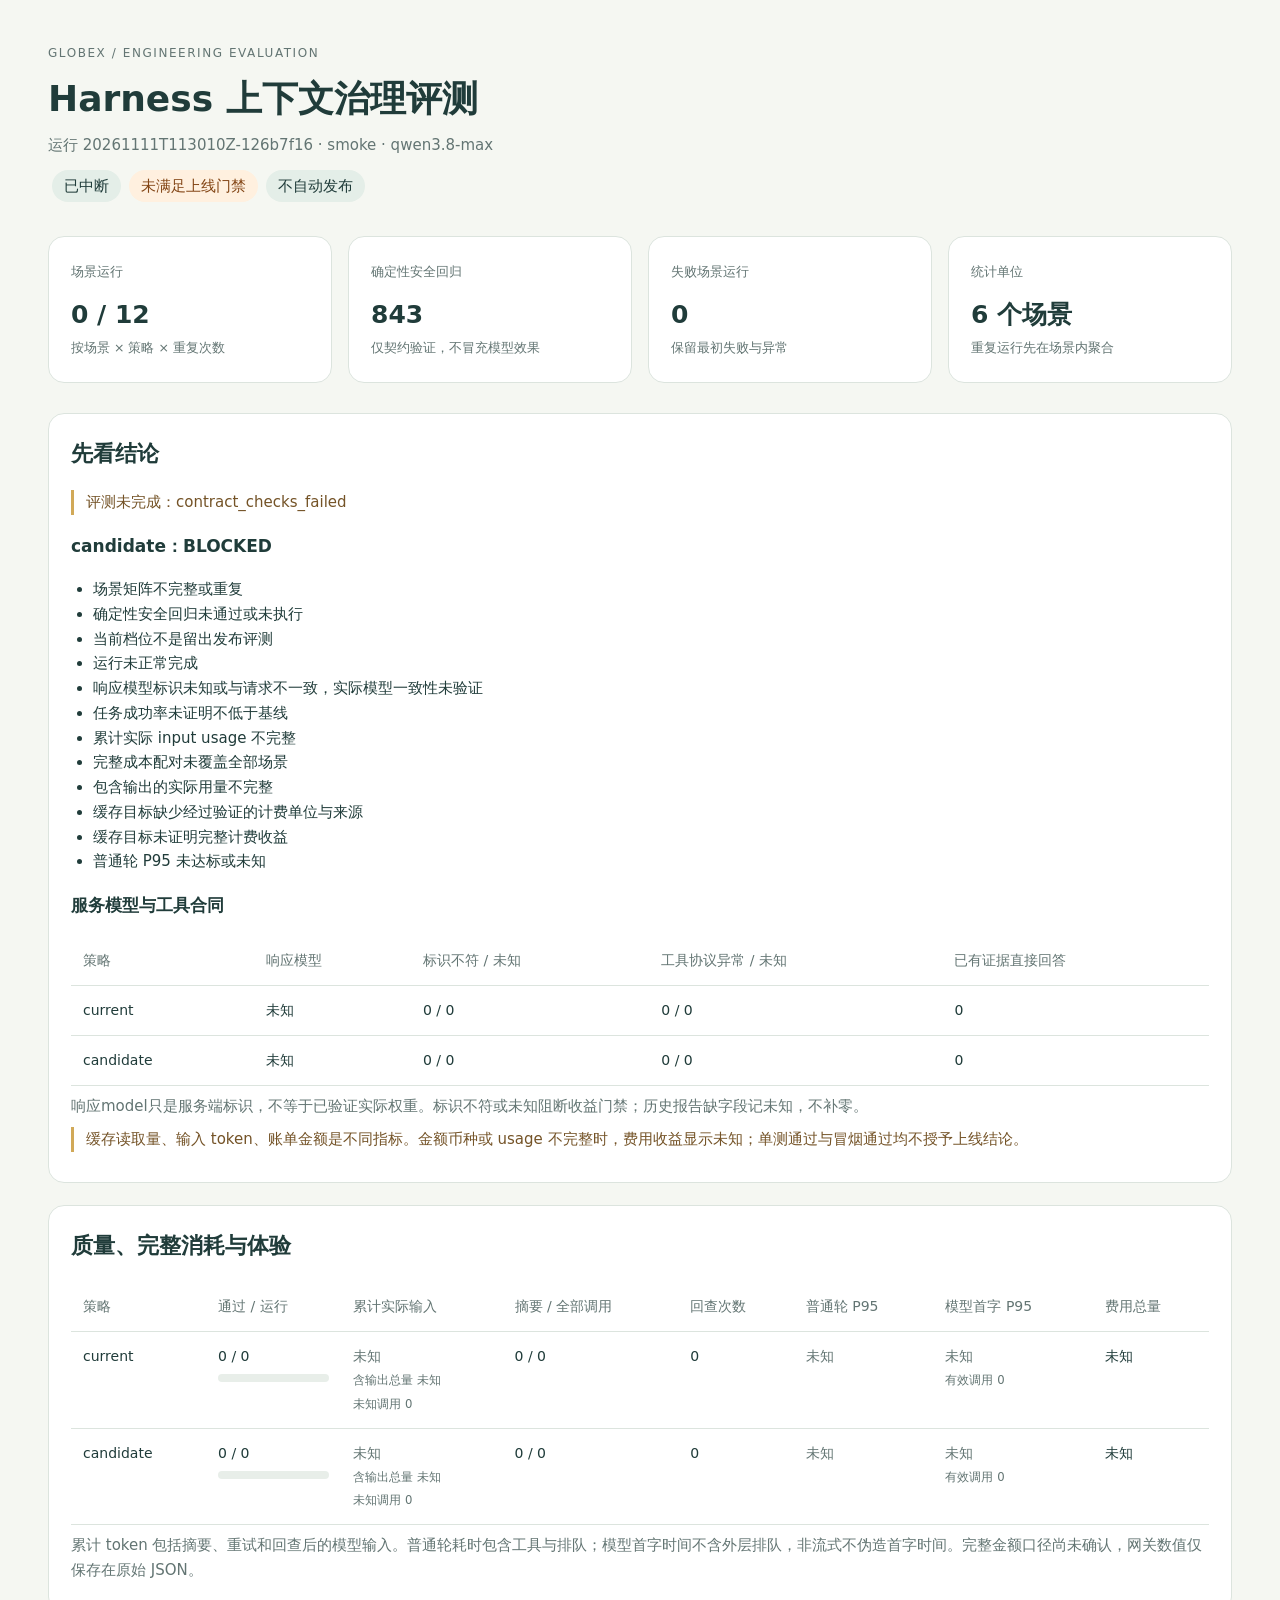
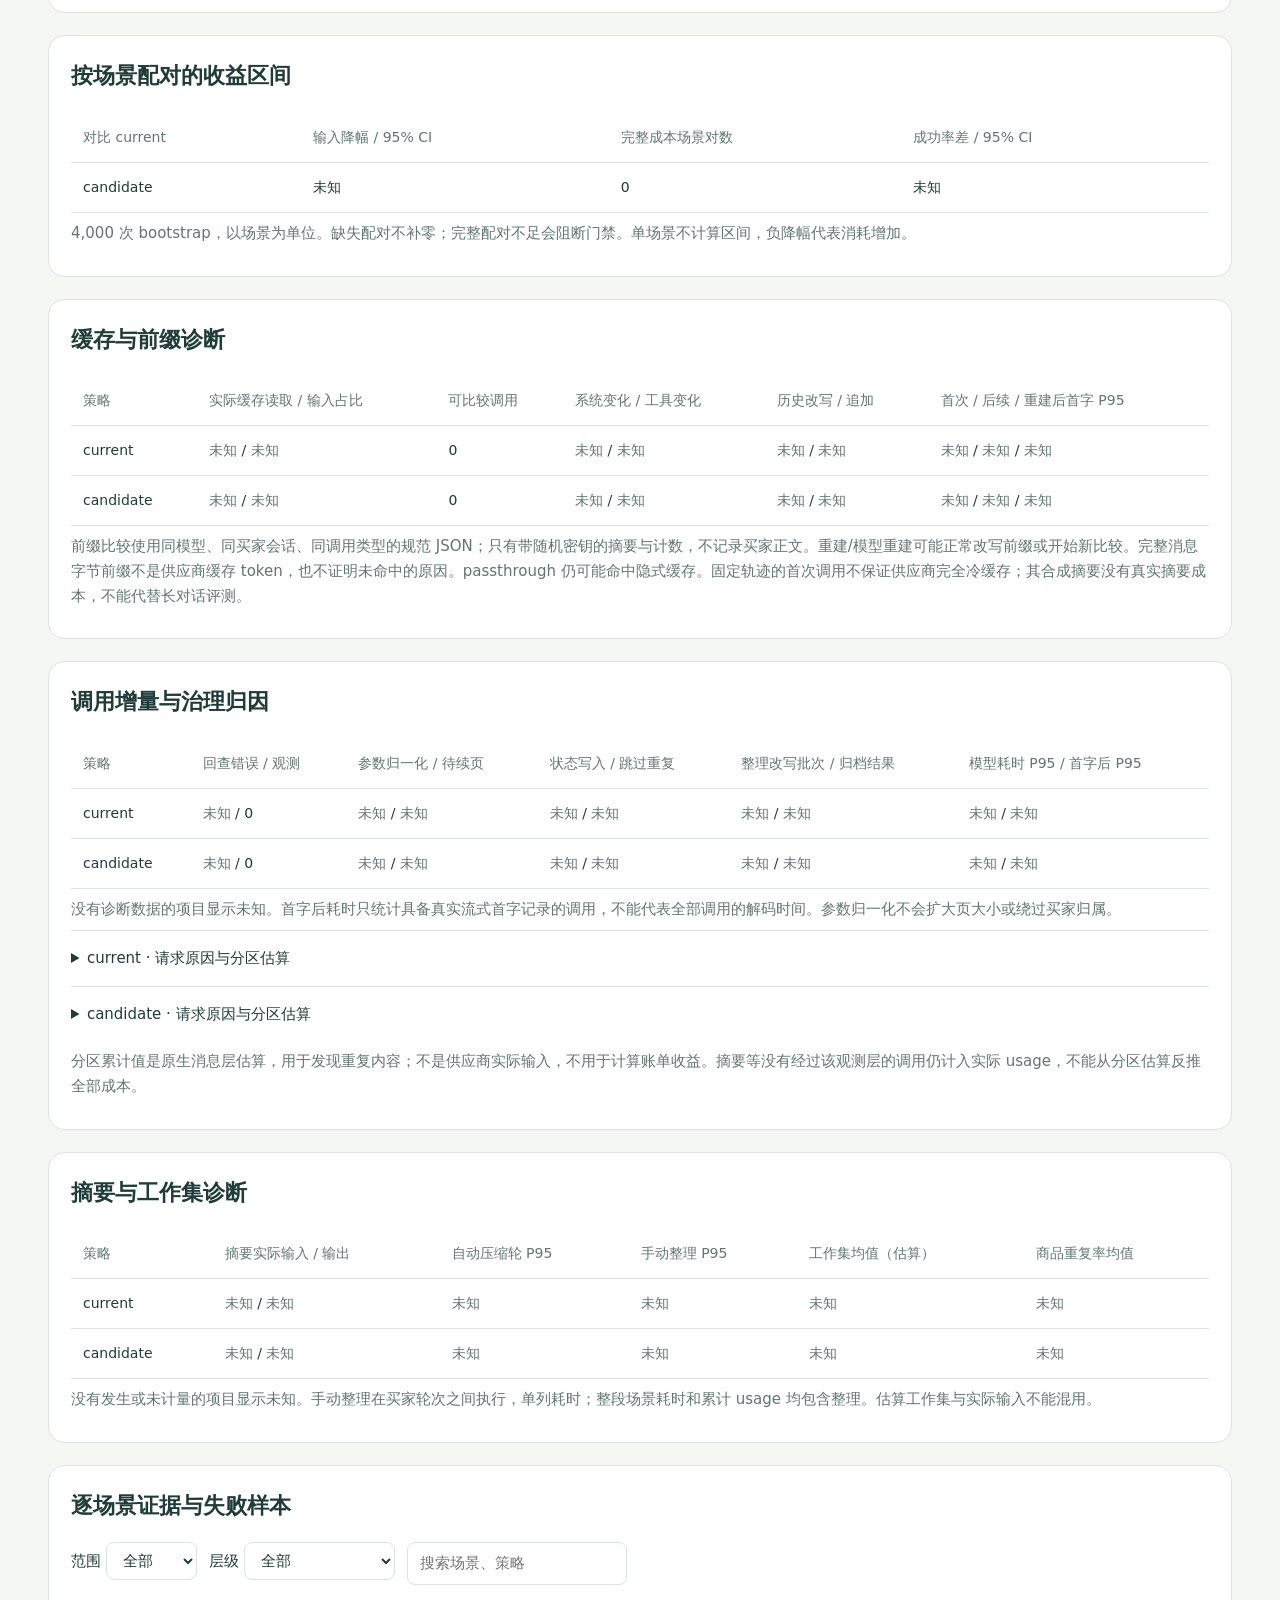
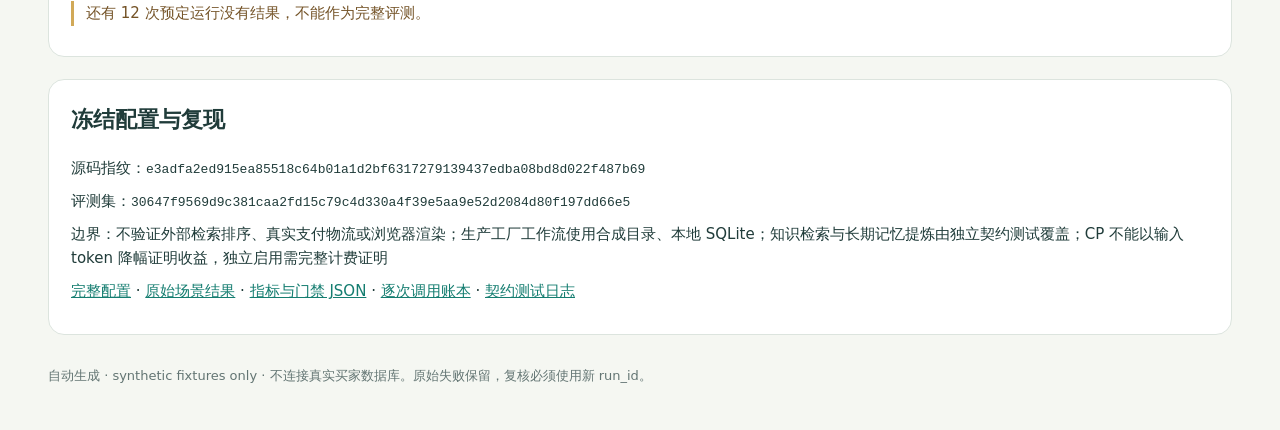
<file: eval/verification/smartcart-brand-smoke-20261111/report.html>
<!doctype html><html lang="zh-CN"><head><meta charset="utf-8"><meta name="viewport" content="width=device-width,initial-scale=1">
<title>Globex · Harness 评测报告</title><style>
:root{color-scheme:light;--ink:#203c3a;--muted:#637573;--line:#dce4de;--accent:#147d70;--paper:#f5f7f2}*{box-sizing:border-box}body{margin:0;background:var(--paper);color:var(--ink);font:15px/1.65 system-ui,-apple-system,sans-serif}main{max-width:1240px;margin:auto;padding:44px 28px}a{color:var(--accent)}.eyebrow{letter-spacing:.13em;font-size:12px;color:var(--muted)}h1{font-size:36px;line-height:1.25;margin:12px 0}h2{font-size:22px;margin:0 0 18px}h3{font-size:17px}p{margin:8px 0}.muted,.unknown{color:var(--muted)}.cards{display:grid;grid-template-columns:repeat(4,1fr);gap:16px;margin:30px 0}.card,section{background:white;border:1px solid var(--line);border-radius:16px;padding:22px}.card b{font-size:25px;display:block;margin-top:10px}.card small{color:var(--muted)}section{margin:22px 0}.pill{display:inline-block;padding:4px 12px;border-radius:30px;background:#e4eee8;margin:4px}.warn{background:#fff0df;color:#834515}.ok{background:#def2e8;color:#216847}.bad{color:#a33731}.scroll{overflow-x:auto}table{width:100%;border-collapse:collapse;font-size:14px}th,td{text-align:left;padding:13px 12px;border-bottom:1px solid var(--line);vertical-align:top}th{color:var(--muted);font-weight:500}td.num{font-variant-numeric:tabular-nums}.bar{background:#e8eee9;height:8px;border-radius:9px;margin-top:6px}.bar i{display:block;background:var(--accent);height:8px;border-radius:9px}pre{white-space:pre-wrap;overflow-wrap:anywhere;font:13px/1.6 ui-monospace,monospace;background:#f2f5f1;padding:14px;border-radius:8px}details{border-top:1px solid var(--line);padding:15px 0}summary{cursor:pointer}select,input{font:inherit;padding:8px 12px;border:1px solid var(--line);border-radius:8px;background:white;color:var(--ink)}.filters{display:flex;gap:12px;flex-wrap:wrap;margin-bottom:16px}code{font-size:13px;overflow-wrap:anywhere}.note{border-left:3px solid #d1a958;padding-left:12px;color:#745327}.grid{display:grid;grid-template-columns:1fr 1fr;gap:24px}ul{padding-left:22px}footer{color:var(--muted);font-size:13px;margin-top:30px}@media(max-width:750px){main{padding:24px 14px}.cards,.grid{grid-template-columns:1fr 1fr}h1{font-size:28px}.card,section{padding:16px}}@media(max-width:420px){.cards,.grid{grid-template-columns:1fr}}
</style></head><body><main><div class="eyebrow">GLOBEX / ENGINEERING EVALUATION</div>
<h1>Harness 上下文治理评测</h1>
<p class="muted">运行 20261111T113010Z-126b7f16 · smoke · qwen3.8-max</p>
<span class="pill">已中断</span><span class="pill warn">未满足上线门禁</span><span class="pill">不自动发布</span>
<div class="cards">
<div class="card"><small>场景运行</small><b>0 / 12</b><small>按场景 × 策略 × 重复次数</small></div>
<div class="card"><small>确定性安全回归</small><b>843</b><small>仅契约验证，不冒充模型效果</small></div>
<div class="card"><small>失败场景运行</small><b>0</b><small>保留最初失败与异常</small></div>
<div class="card"><small>统计单位</small><b>6 个场景</b><small>重复运行先在场景内聚合</small></div></div>
<section><h2>先看结论</h2>
<p class="note">评测未完成：contract_checks_failed</p>
<h3>candidate：BLOCKED</h3><ul><li>场景矩阵不完整或重复</li><li>确定性安全回归未通过或未执行</li><li>当前档位不是留出发布评测</li><li>运行未正常完成</li><li>响应模型标识未知或与请求不一致，实际模型一致性未验证</li><li>任务成功率未证明不低于基线</li><li>累计实际 input usage 不完整</li><li>完整成本配对未覆盖全部场景</li><li>包含输出的实际用量不完整</li><li>缓存目标缺少经过验证的计费单位与来源</li><li>缓存目标未证明完整计费收益</li><li>普通轮 P95 未达标或未知</li></ul>
<h3>服务模型与工具合同</h3><table><tr><th>策略</th><th>响应模型</th><th>标识不符 / 未知</th><th>工具协议异常 / 未知</th><th>已有证据直接回答</th></tr>
<tr><td>current</td><td>未知</td><td>0 / 0</td><td>0 / 0</td><td>0</td></tr>
<tr><td>candidate</td><td>未知</td><td>0 / 0</td><td>0 / 0</td><td>0</td></tr>
</table><p class="muted">响应model只是服务端标识，不等于已验证实际权重。标识不符或未知阻断收益门禁；历史报告缺字段记未知，不补零。</p>
<p class="note">缓存读取量、输入 token、账单金额是不同指标。金额币种或 usage 不完整时，费用收益显示未知；单测通过与冒烟通过均不授予上线结论。</p></section>
<section><h2>质量、完整消耗与体验</h2><div class="scroll"><table><thead><tr><th>策略</th><th>通过 / 运行</th><th>累计实际输入</th><th>摘要 / 全部调用</th><th>回查次数</th><th>普通轮 P95</th><th>模型首字 P95</th><th>费用总量</th></tr></thead><tbody>
<tr><td>current</td><td>0 / 0<div class="bar"><i style="width:0.00%"></i></div></td><td><span class="unknown">未知</span><br><small class="muted">含输出总量 <span class="unknown">未知</span><br>未知调用 0</small></td><td>0 / 0</td><td>0</td><td><span class="unknown">未知</span></td><td><span class="unknown">未知</span><br><small class="muted">有效调用 0</small></td><td>未知</td></tr>
<tr><td>candidate</td><td>0 / 0<div class="bar"><i style="width:0.00%"></i></div></td><td><span class="unknown">未知</span><br><small class="muted">含输出总量 <span class="unknown">未知</span><br>未知调用 0</small></td><td>0 / 0</td><td>0</td><td><span class="unknown">未知</span></td><td><span class="unknown">未知</span><br><small class="muted">有效调用 0</small></td><td>未知</td></tr>
</tbody></table></div><p class="muted">累计 token 包括摘要、重试和回查后的模型输入。普通轮耗时包含工具与排队；模型首字时间不含外层排队，非流式不伪造首字时间。完整金额口径尚未确认，网关数值仅保存在原始 JSON。</p></section>
<section><h2>按场景配对的收益区间</h2><div class="scroll"><table><tr><th>对比 current</th><th>输入降幅 / 95% CI</th><th>完整成本场景对数</th><th>成功率差 / 95% CI</th></tr>
<tr><td>candidate</td><td>未知</td><td>0</td><td>未知</td></tr>
</table></div><p class="muted">4,000 次 bootstrap，以场景为单位。缺失配对不补零；完整配对不足会阻断门禁。单场景不计算区间，负降幅代表消耗增加。</p></section>
<section><h2>缓存与前缀诊断</h2><div class="scroll"><table><tr><th>策略</th><th>实际缓存读取 / 输入占比</th><th>可比较调用</th><th>系统变化 / 工具变化</th><th>历史改写 / 追加</th><th>首次 / 后续 / 重建后首字 P95</th></tr>
<tr><td>current</td><td><span class="unknown">未知</span> / <span class="unknown">未知</span></td><td>0</td><td><span class="unknown">未知</span> / <span class="unknown">未知</span></td><td><span class="unknown">未知</span> / <span class="unknown">未知</span></td><td><span class="unknown">未知</span> / <span class="unknown">未知</span> / <span class="unknown">未知</span></td></tr>
<tr><td>candidate</td><td><span class="unknown">未知</span> / <span class="unknown">未知</span></td><td>0</td><td><span class="unknown">未知</span> / <span class="unknown">未知</span></td><td><span class="unknown">未知</span> / <span class="unknown">未知</span></td><td><span class="unknown">未知</span> / <span class="unknown">未知</span> / <span class="unknown">未知</span></td></tr>
</table></div><p class="muted">前缀比较使用同模型、同买家会话、同调用类型的规范 JSON；只有带随机密钥的摘要与计数，不记录买家正文。重建/模型重建可能正常改写前缀或开始新比较。完整消息字节前缀不是供应商缓存 token，也不证明未命中的原因。passthrough 仍可能命中隐式缓存。固定轨迹的首次调用不保证供应商完全冷缓存；其合成摘要没有真实摘要成本，不能代替长对话评测。</p></section>
<section><h2>调用增量与治理归因</h2><div class="scroll"><table><tr><th>策略</th><th>回查错误 / 观测</th><th>参数归一化 / 待续页</th><th>状态写入 / 跳过重复</th><th>整理改写批次 / 归档结果</th><th>模型耗时 P95 / 首字后 P95</th></tr>
<tr><td>current</td><td><span class="unknown">未知</span> / 0</td><td><span class="unknown">未知</span> / <span class="unknown">未知</span></td><td><span class="unknown">未知</span> / <span class="unknown">未知</span></td><td><span class="unknown">未知</span> / <span class="unknown">未知</span></td><td><span class="unknown">未知</span> / <span class="unknown">未知</span></td></tr>
<tr><td>candidate</td><td><span class="unknown">未知</span> / 0</td><td><span class="unknown">未知</span> / <span class="unknown">未知</span></td><td><span class="unknown">未知</span> / <span class="unknown">未知</span></td><td><span class="unknown">未知</span> / <span class="unknown">未知</span></td><td><span class="unknown">未知</span> / <span class="unknown">未知</span></td></tr>
</table></div><p class="muted">没有诊断数据的项目显示未知。首字后耗时只统计具备真实流式首字记录的调用，不能代表全部调用的解码时间。参数归一化不会扩大页大小或绕过买家归属。</p>
<details><summary>current · 请求原因与分区估算</summary><pre>{
  &quot;observed_requests&quot;: 0,
  &quot;request_reasons&quot;: {},
  &quot;estimated_sections&quot;: {
    &quot;system&quot;: null,
    &quot;state&quot;: null,
    &quot;product&quot;: null,
    &quot;history&quot;: null,
    &quot;tool_schema&quot;: null
  }
}</pre></details>
<details><summary>candidate · 请求原因与分区估算</summary><pre>{
  &quot;observed_requests&quot;: 0,
  &quot;request_reasons&quot;: {},
  &quot;estimated_sections&quot;: {
    &quot;system&quot;: null,
    &quot;state&quot;: null,
    &quot;product&quot;: null,
    &quot;history&quot;: null,
    &quot;tool_schema&quot;: null
  }
}</pre></details>
<p class="muted">分区累计值是原生消息层估算，用于发现重复内容；不是供应商实际输入，不用于计算账单收益。摘要等没有经过该观测层的调用仍计入实际 usage，不能从分区估算反推全部成本。</p></section>
<section><h2>摘要与工作集诊断</h2><div class="scroll"><table><tr><th>策略</th><th>摘要实际输入 / 输出</th><th>自动压缩轮 P95</th><th>手动整理 P95</th><th>工作集均值（估算）</th><th>商品重复率均值</th></tr>
<tr><td>current</td><td><span class="unknown">未知</span> / <span class="unknown">未知</span></td><td><span class="unknown">未知</span></td><td><span class="unknown">未知</span></td><td><span class="unknown">未知</span></td><td><span class="unknown">未知</span></td></tr>
<tr><td>candidate</td><td><span class="unknown">未知</span> / <span class="unknown">未知</span></td><td><span class="unknown">未知</span></td><td><span class="unknown">未知</span></td><td><span class="unknown">未知</span></td><td><span class="unknown">未知</span></td></tr>
</table></div><p class="muted">没有发生或未计量的项目显示未知。手动整理在买家轮次之间执行，单列耗时；整段场景耗时和累计 usage 均包含整理。估算工作集与实际输入不能混用。</p></section>
<section><h2>逐场景证据与失败样本</h2><div class="filters"><label>范围 <select id="status"><option value="all">全部</option><option value="failed">仅失败</option></select></label><label>层级 <select id="layer"><option value="all">全部</option><option value="context">上下文续答</option><option value="agent">生产工厂工作流</option><option value="cache_replay">固定请求轨迹</option><option value="skill_replay">Skill目录轨迹</option></select></label><input id="query" placeholder="搜索场景、策略" aria-label="搜索场景"></div>
<p class="note">还有 12 次预定运行没有结果，不能作为完整评测。</p>
</section><section><h2>冻结配置与复现</h2>
<p>源码指纹：<code>e3adfa2ed915ea85518c64b01a1d2bf6317279139437edba08bd8d022f487b69</code></p>
<p>评测集：<code>30647f9569d9c381caa2fd15c79c4d330a4f39e5aa9e52d2084d80f197dd66e5</code></p>
<p>边界：不验证外部检索排序、真实支付物流或浏览器渲染；生产工厂工作流使用合成目录、本地 SQLite；知识检索与长期记忆提炼由独立契约测试覆盖；CP 不能以输入 token 降幅证明收益，独立启用需完整计费证明</p>
<p><a href="manifest.json">完整配置</a> · <a href="results.json">原始场景结果</a> · <a href="summary.json">指标与门禁 JSON</a> · <a href="attempts.jsonl">逐次调用账本</a> · <a href="contracts.log">契约测试日志</a></p>
</section><footer>自动生成 · synthetic fixtures only · 不连接真实买家数据库。原始失败保留，复核必须使用新 run_id。</footer></main>
<script>const controls=["status","layer","query"].map(id=>document.getElementById(id));function filter(){const[s,l,q]=controls.map(x=>x.value.toLowerCase());document.querySelectorAll(".scenario").forEach(el=>{el.hidden=(s==="failed"&&el.dataset.failed!=="true")||(l!=="all"&&el.dataset.layer!==l)||!el.dataset.query.includes(q)})}controls.forEach(el=>el.addEventListener("input",filter));</script></body></html>
</file>
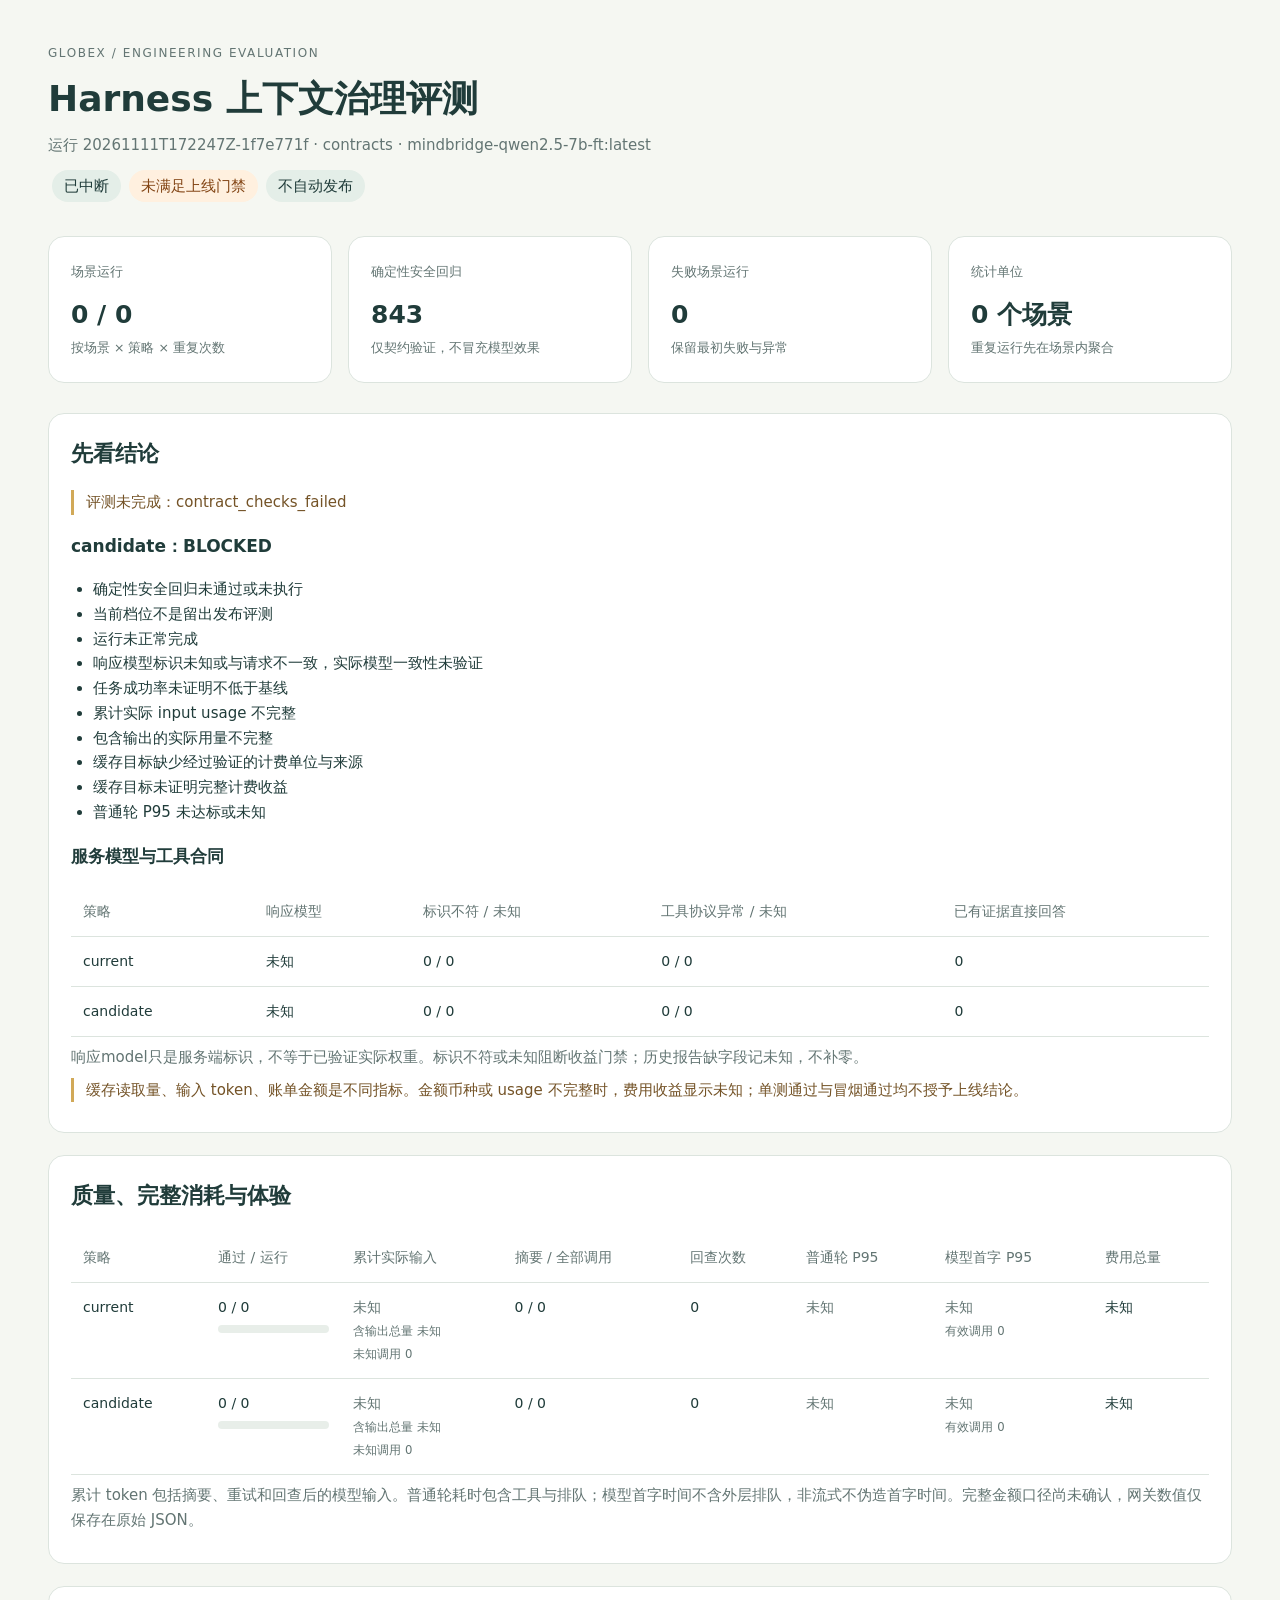
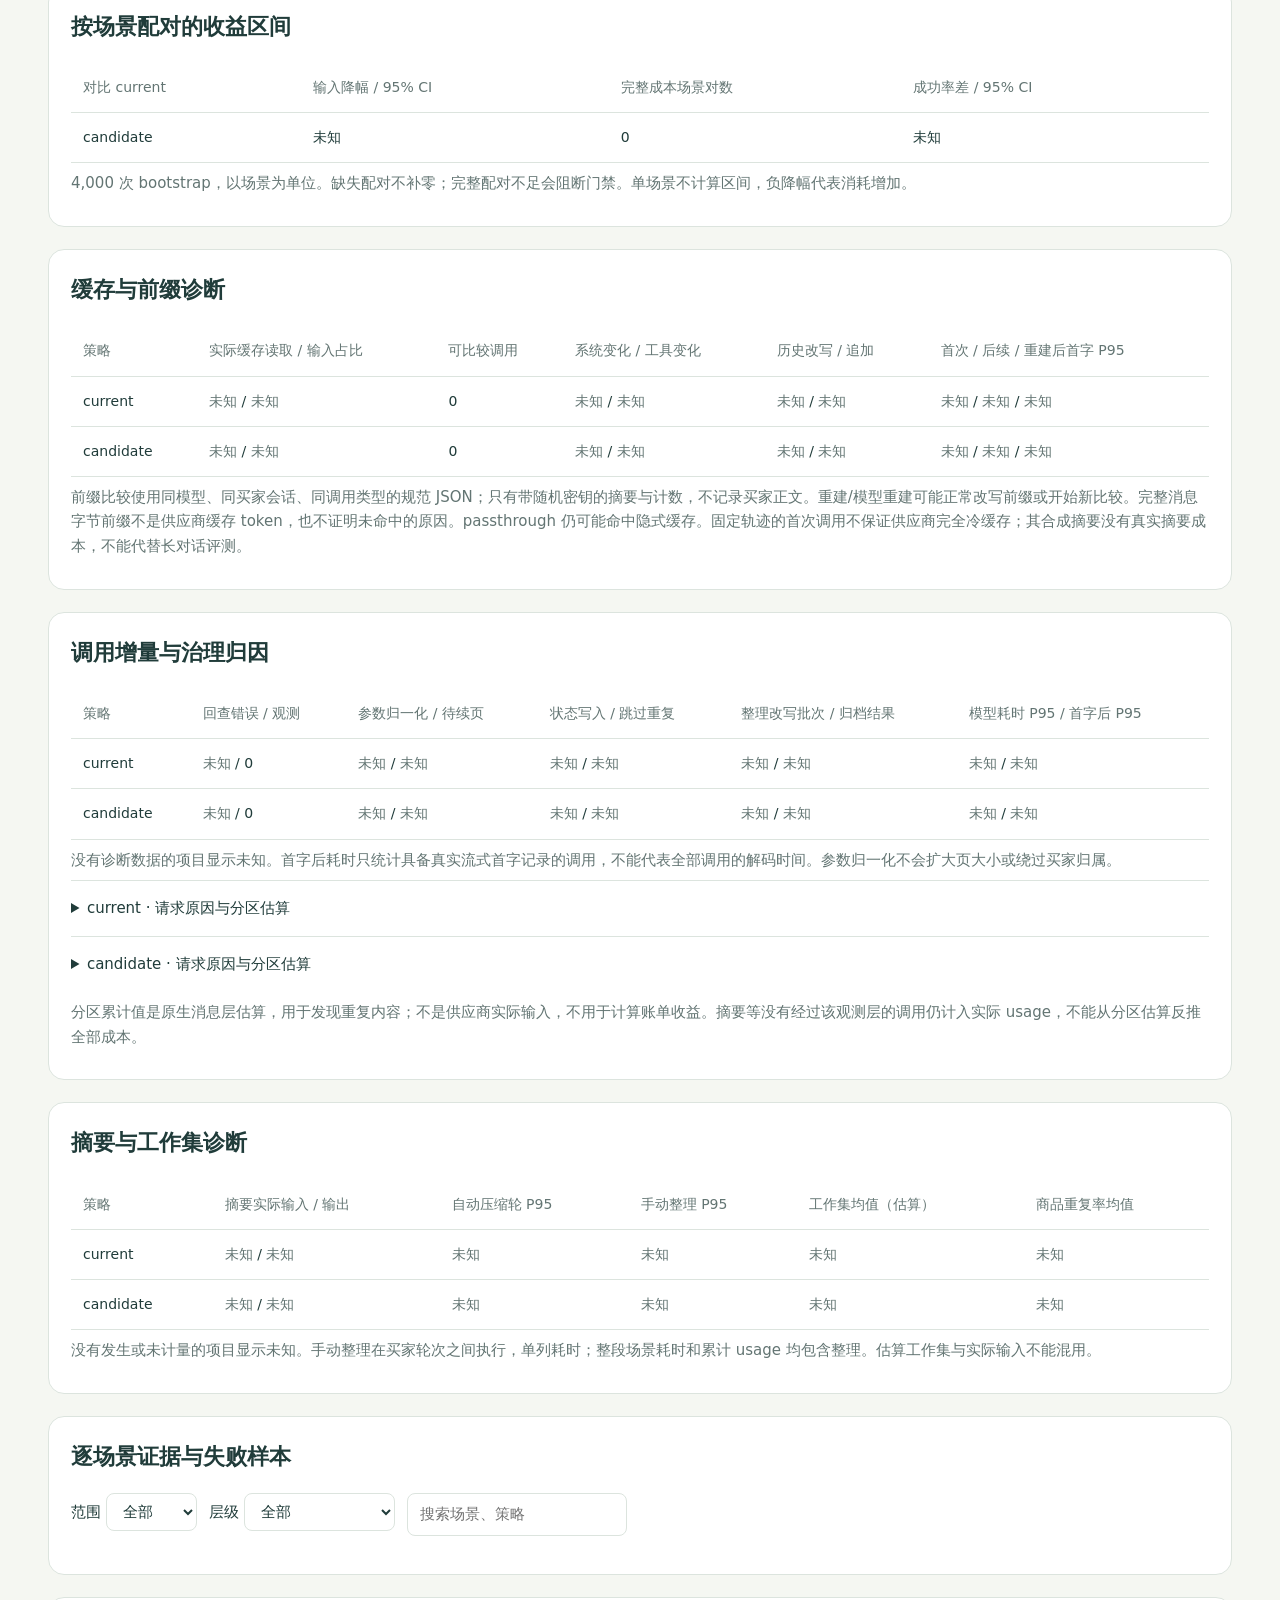
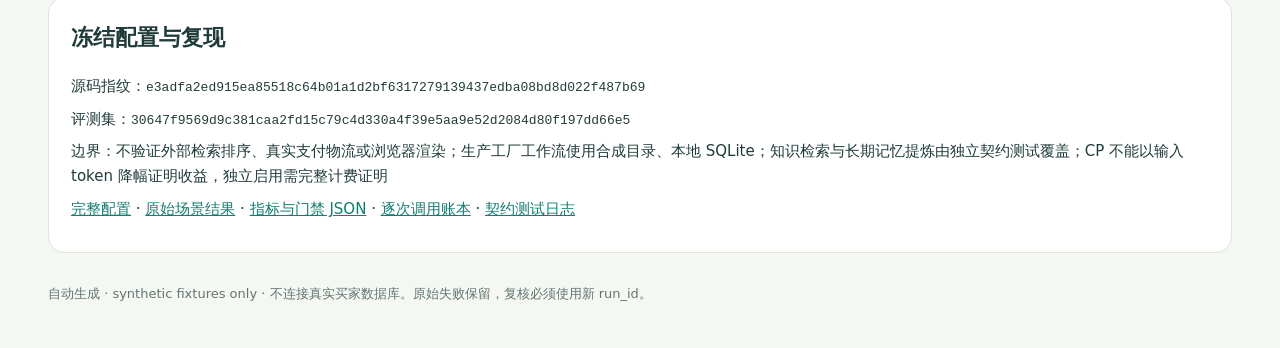
<file: eval/verification/local-model-20261112/harness-contracts/report.html>
<!doctype html><html lang="zh-CN"><head><meta charset="utf-8"><meta name="viewport" content="width=device-width,initial-scale=1">
<title>Globex · Harness 评测报告</title><style>
:root{color-scheme:light;--ink:#203c3a;--muted:#637573;--line:#dce4de;--accent:#147d70;--paper:#f5f7f2}*{box-sizing:border-box}body{margin:0;background:var(--paper);color:var(--ink);font:15px/1.65 system-ui,-apple-system,sans-serif}main{max-width:1240px;margin:auto;padding:44px 28px}a{color:var(--accent)}.eyebrow{letter-spacing:.13em;font-size:12px;color:var(--muted)}h1{font-size:36px;line-height:1.25;margin:12px 0}h2{font-size:22px;margin:0 0 18px}h3{font-size:17px}p{margin:8px 0}.muted,.unknown{color:var(--muted)}.cards{display:grid;grid-template-columns:repeat(4,1fr);gap:16px;margin:30px 0}.card,section{background:white;border:1px solid var(--line);border-radius:16px;padding:22px}.card b{font-size:25px;display:block;margin-top:10px}.card small{color:var(--muted)}section{margin:22px 0}.pill{display:inline-block;padding:4px 12px;border-radius:30px;background:#e4eee8;margin:4px}.warn{background:#fff0df;color:#834515}.ok{background:#def2e8;color:#216847}.bad{color:#a33731}.scroll{overflow-x:auto}table{width:100%;border-collapse:collapse;font-size:14px}th,td{text-align:left;padding:13px 12px;border-bottom:1px solid var(--line);vertical-align:top}th{color:var(--muted);font-weight:500}td.num{font-variant-numeric:tabular-nums}.bar{background:#e8eee9;height:8px;border-radius:9px;margin-top:6px}.bar i{display:block;background:var(--accent);height:8px;border-radius:9px}pre{white-space:pre-wrap;overflow-wrap:anywhere;font:13px/1.6 ui-monospace,monospace;background:#f2f5f1;padding:14px;border-radius:8px}details{border-top:1px solid var(--line);padding:15px 0}summary{cursor:pointer}select,input{font:inherit;padding:8px 12px;border:1px solid var(--line);border-radius:8px;background:white;color:var(--ink)}.filters{display:flex;gap:12px;flex-wrap:wrap;margin-bottom:16px}code{font-size:13px;overflow-wrap:anywhere}.note{border-left:3px solid #d1a958;padding-left:12px;color:#745327}.grid{display:grid;grid-template-columns:1fr 1fr;gap:24px}ul{padding-left:22px}footer{color:var(--muted);font-size:13px;margin-top:30px}@media(max-width:750px){main{padding:24px 14px}.cards,.grid{grid-template-columns:1fr 1fr}h1{font-size:28px}.card,section{padding:16px}}@media(max-width:420px){.cards,.grid{grid-template-columns:1fr}}
</style></head><body><main><div class="eyebrow">GLOBEX / ENGINEERING EVALUATION</div>
<h1>Harness 上下文治理评测</h1>
<p class="muted">运行 20261111T172247Z-1f7e771f · contracts · mindbridge-qwen2.5-7b-ft:latest</p>
<span class="pill">已中断</span><span class="pill warn">未满足上线门禁</span><span class="pill">不自动发布</span>
<div class="cards">
<div class="card"><small>场景运行</small><b>0 / 0</b><small>按场景 × 策略 × 重复次数</small></div>
<div class="card"><small>确定性安全回归</small><b>843</b><small>仅契约验证，不冒充模型效果</small></div>
<div class="card"><small>失败场景运行</small><b>0</b><small>保留最初失败与异常</small></div>
<div class="card"><small>统计单位</small><b>0 个场景</b><small>重复运行先在场景内聚合</small></div></div>
<section><h2>先看结论</h2>
<p class="note">评测未完成：contract_checks_failed</p>
<h3>candidate：BLOCKED</h3><ul><li>确定性安全回归未通过或未执行</li><li>当前档位不是留出发布评测</li><li>运行未正常完成</li><li>响应模型标识未知或与请求不一致，实际模型一致性未验证</li><li>任务成功率未证明不低于基线</li><li>累计实际 input usage 不完整</li><li>包含输出的实际用量不完整</li><li>缓存目标缺少经过验证的计费单位与来源</li><li>缓存目标未证明完整计费收益</li><li>普通轮 P95 未达标或未知</li></ul>
<h3>服务模型与工具合同</h3><table><tr><th>策略</th><th>响应模型</th><th>标识不符 / 未知</th><th>工具协议异常 / 未知</th><th>已有证据直接回答</th></tr>
<tr><td>current</td><td>未知</td><td>0 / 0</td><td>0 / 0</td><td>0</td></tr>
<tr><td>candidate</td><td>未知</td><td>0 / 0</td><td>0 / 0</td><td>0</td></tr>
</table><p class="muted">响应model只是服务端标识，不等于已验证实际权重。标识不符或未知阻断收益门禁；历史报告缺字段记未知，不补零。</p>
<p class="note">缓存读取量、输入 token、账单金额是不同指标。金额币种或 usage 不完整时，费用收益显示未知；单测通过与冒烟通过均不授予上线结论。</p></section>
<section><h2>质量、完整消耗与体验</h2><div class="scroll"><table><thead><tr><th>策略</th><th>通过 / 运行</th><th>累计实际输入</th><th>摘要 / 全部调用</th><th>回查次数</th><th>普通轮 P95</th><th>模型首字 P95</th><th>费用总量</th></tr></thead><tbody>
<tr><td>current</td><td>0 / 0<div class="bar"><i style="width:0.00%"></i></div></td><td><span class="unknown">未知</span><br><small class="muted">含输出总量 <span class="unknown">未知</span><br>未知调用 0</small></td><td>0 / 0</td><td>0</td><td><span class="unknown">未知</span></td><td><span class="unknown">未知</span><br><small class="muted">有效调用 0</small></td><td>未知</td></tr>
<tr><td>candidate</td><td>0 / 0<div class="bar"><i style="width:0.00%"></i></div></td><td><span class="unknown">未知</span><br><small class="muted">含输出总量 <span class="unknown">未知</span><br>未知调用 0</small></td><td>0 / 0</td><td>0</td><td><span class="unknown">未知</span></td><td><span class="unknown">未知</span><br><small class="muted">有效调用 0</small></td><td>未知</td></tr>
</tbody></table></div><p class="muted">累计 token 包括摘要、重试和回查后的模型输入。普通轮耗时包含工具与排队；模型首字时间不含外层排队，非流式不伪造首字时间。完整金额口径尚未确认，网关数值仅保存在原始 JSON。</p></section>
<section><h2>按场景配对的收益区间</h2><div class="scroll"><table><tr><th>对比 current</th><th>输入降幅 / 95% CI</th><th>完整成本场景对数</th><th>成功率差 / 95% CI</th></tr>
<tr><td>candidate</td><td>未知</td><td>0</td><td>未知</td></tr>
</table></div><p class="muted">4,000 次 bootstrap，以场景为单位。缺失配对不补零；完整配对不足会阻断门禁。单场景不计算区间，负降幅代表消耗增加。</p></section>
<section><h2>缓存与前缀诊断</h2><div class="scroll"><table><tr><th>策略</th><th>实际缓存读取 / 输入占比</th><th>可比较调用</th><th>系统变化 / 工具变化</th><th>历史改写 / 追加</th><th>首次 / 后续 / 重建后首字 P95</th></tr>
<tr><td>current</td><td><span class="unknown">未知</span> / <span class="unknown">未知</span></td><td>0</td><td><span class="unknown">未知</span> / <span class="unknown">未知</span></td><td><span class="unknown">未知</span> / <span class="unknown">未知</span></td><td><span class="unknown">未知</span> / <span class="unknown">未知</span> / <span class="unknown">未知</span></td></tr>
<tr><td>candidate</td><td><span class="unknown">未知</span> / <span class="unknown">未知</span></td><td>0</td><td><span class="unknown">未知</span> / <span class="unknown">未知</span></td><td><span class="unknown">未知</span> / <span class="unknown">未知</span></td><td><span class="unknown">未知</span> / <span class="unknown">未知</span> / <span class="unknown">未知</span></td></tr>
</table></div><p class="muted">前缀比较使用同模型、同买家会话、同调用类型的规范 JSON；只有带随机密钥的摘要与计数，不记录买家正文。重建/模型重建可能正常改写前缀或开始新比较。完整消息字节前缀不是供应商缓存 token，也不证明未命中的原因。passthrough 仍可能命中隐式缓存。固定轨迹的首次调用不保证供应商完全冷缓存；其合成摘要没有真实摘要成本，不能代替长对话评测。</p></section>
<section><h2>调用增量与治理归因</h2><div class="scroll"><table><tr><th>策略</th><th>回查错误 / 观测</th><th>参数归一化 / 待续页</th><th>状态写入 / 跳过重复</th><th>整理改写批次 / 归档结果</th><th>模型耗时 P95 / 首字后 P95</th></tr>
<tr><td>current</td><td><span class="unknown">未知</span> / 0</td><td><span class="unknown">未知</span> / <span class="unknown">未知</span></td><td><span class="unknown">未知</span> / <span class="unknown">未知</span></td><td><span class="unknown">未知</span> / <span class="unknown">未知</span></td><td><span class="unknown">未知</span> / <span class="unknown">未知</span></td></tr>
<tr><td>candidate</td><td><span class="unknown">未知</span> / 0</td><td><span class="unknown">未知</span> / <span class="unknown">未知</span></td><td><span class="unknown">未知</span> / <span class="unknown">未知</span></td><td><span class="unknown">未知</span> / <span class="unknown">未知</span></td><td><span class="unknown">未知</span> / <span class="unknown">未知</span></td></tr>
</table></div><p class="muted">没有诊断数据的项目显示未知。首字后耗时只统计具备真实流式首字记录的调用，不能代表全部调用的解码时间。参数归一化不会扩大页大小或绕过买家归属。</p>
<details><summary>current · 请求原因与分区估算</summary><pre>{
  &quot;observed_requests&quot;: 0,
  &quot;request_reasons&quot;: {},
  &quot;estimated_sections&quot;: {
    &quot;system&quot;: null,
    &quot;state&quot;: null,
    &quot;product&quot;: null,
    &quot;history&quot;: null,
    &quot;tool_schema&quot;: null
  }
}</pre></details>
<details><summary>candidate · 请求原因与分区估算</summary><pre>{
  &quot;observed_requests&quot;: 0,
  &quot;request_reasons&quot;: {},
  &quot;estimated_sections&quot;: {
    &quot;system&quot;: null,
    &quot;state&quot;: null,
    &quot;product&quot;: null,
    &quot;history&quot;: null,
    &quot;tool_schema&quot;: null
  }
}</pre></details>
<p class="muted">分区累计值是原生消息层估算，用于发现重复内容；不是供应商实际输入，不用于计算账单收益。摘要等没有经过该观测层的调用仍计入实际 usage，不能从分区估算反推全部成本。</p></section>
<section><h2>摘要与工作集诊断</h2><div class="scroll"><table><tr><th>策略</th><th>摘要实际输入 / 输出</th><th>自动压缩轮 P95</th><th>手动整理 P95</th><th>工作集均值（估算）</th><th>商品重复率均值</th></tr>
<tr><td>current</td><td><span class="unknown">未知</span> / <span class="unknown">未知</span></td><td><span class="unknown">未知</span></td><td><span class="unknown">未知</span></td><td><span class="unknown">未知</span></td><td><span class="unknown">未知</span></td></tr>
<tr><td>candidate</td><td><span class="unknown">未知</span> / <span class="unknown">未知</span></td><td><span class="unknown">未知</span></td><td><span class="unknown">未知</span></td><td><span class="unknown">未知</span></td><td><span class="unknown">未知</span></td></tr>
</table></div><p class="muted">没有发生或未计量的项目显示未知。手动整理在买家轮次之间执行，单列耗时；整段场景耗时和累计 usage 均包含整理。估算工作集与实际输入不能混用。</p></section>
<section><h2>逐场景证据与失败样本</h2><div class="filters"><label>范围 <select id="status"><option value="all">全部</option><option value="failed">仅失败</option></select></label><label>层级 <select id="layer"><option value="all">全部</option><option value="context">上下文续答</option><option value="agent">生产工厂工作流</option><option value="cache_replay">固定请求轨迹</option><option value="skill_replay">Skill目录轨迹</option></select></label><input id="query" placeholder="搜索场景、策略" aria-label="搜索场景"></div>
</section><section><h2>冻结配置与复现</h2>
<p>源码指纹：<code>e3adfa2ed915ea85518c64b01a1d2bf6317279139437edba08bd8d022f487b69</code></p>
<p>评测集：<code>30647f9569d9c381caa2fd15c79c4d330a4f39e5aa9e52d2084d80f197dd66e5</code></p>
<p>边界：不验证外部检索排序、真实支付物流或浏览器渲染；生产工厂工作流使用合成目录、本地 SQLite；知识检索与长期记忆提炼由独立契约测试覆盖；CP 不能以输入 token 降幅证明收益，独立启用需完整计费证明</p>
<p><a href="manifest.json">完整配置</a> · <a href="results.json">原始场景结果</a> · <a href="summary.json">指标与门禁 JSON</a> · <a href="attempts.jsonl">逐次调用账本</a> · <a href="contracts.log">契约测试日志</a></p>
</section><footer>自动生成 · synthetic fixtures only · 不连接真实买家数据库。原始失败保留，复核必须使用新 run_id。</footer></main>
<script>const controls=["status","layer","query"].map(id=>document.getElementById(id));function filter(){const[s,l,q]=controls.map(x=>x.value.toLowerCase());document.querySelectorAll(".scenario").forEach(el=>{el.hidden=(s==="failed"&&el.dataset.failed!=="true")||(l!=="all"&&el.dataset.layer!==l)||!el.dataset.query.includes(q)})}controls.forEach(el=>el.addEventListener("input",filter));</script></body></html>
</file>
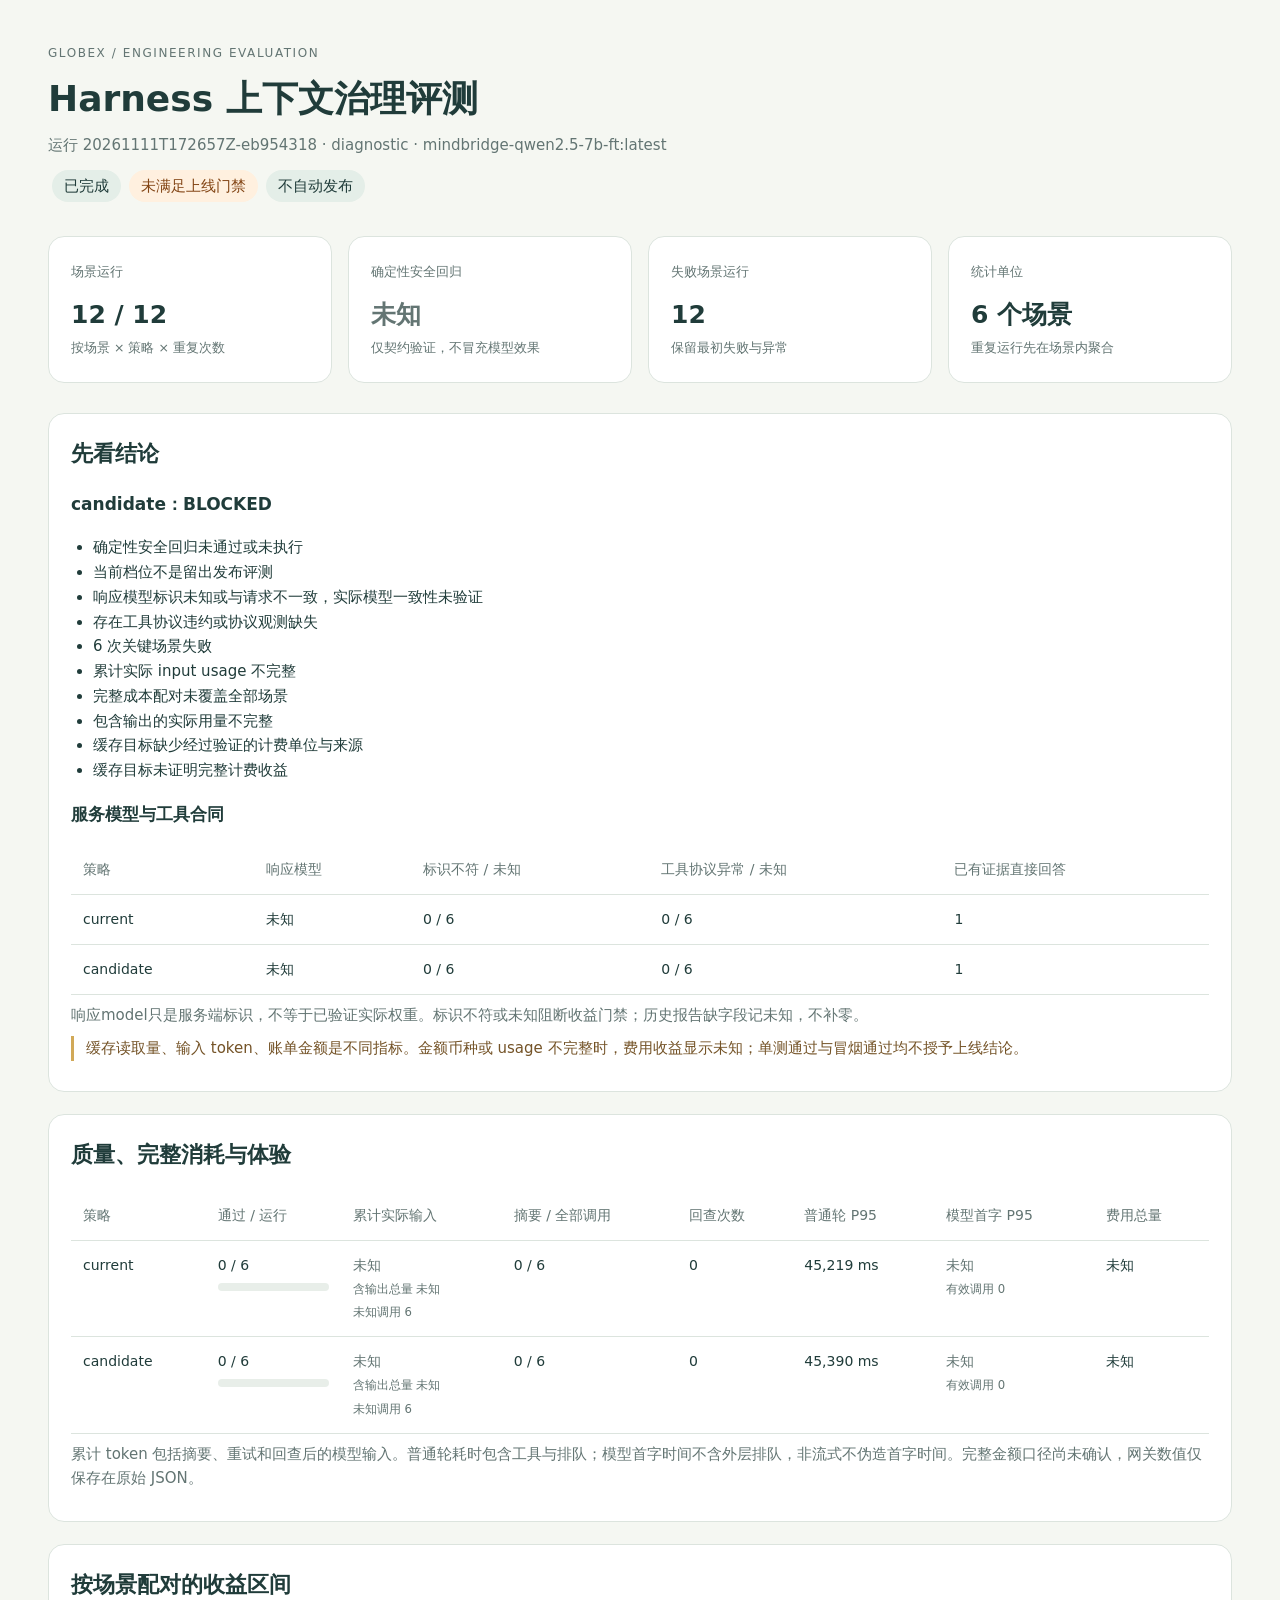
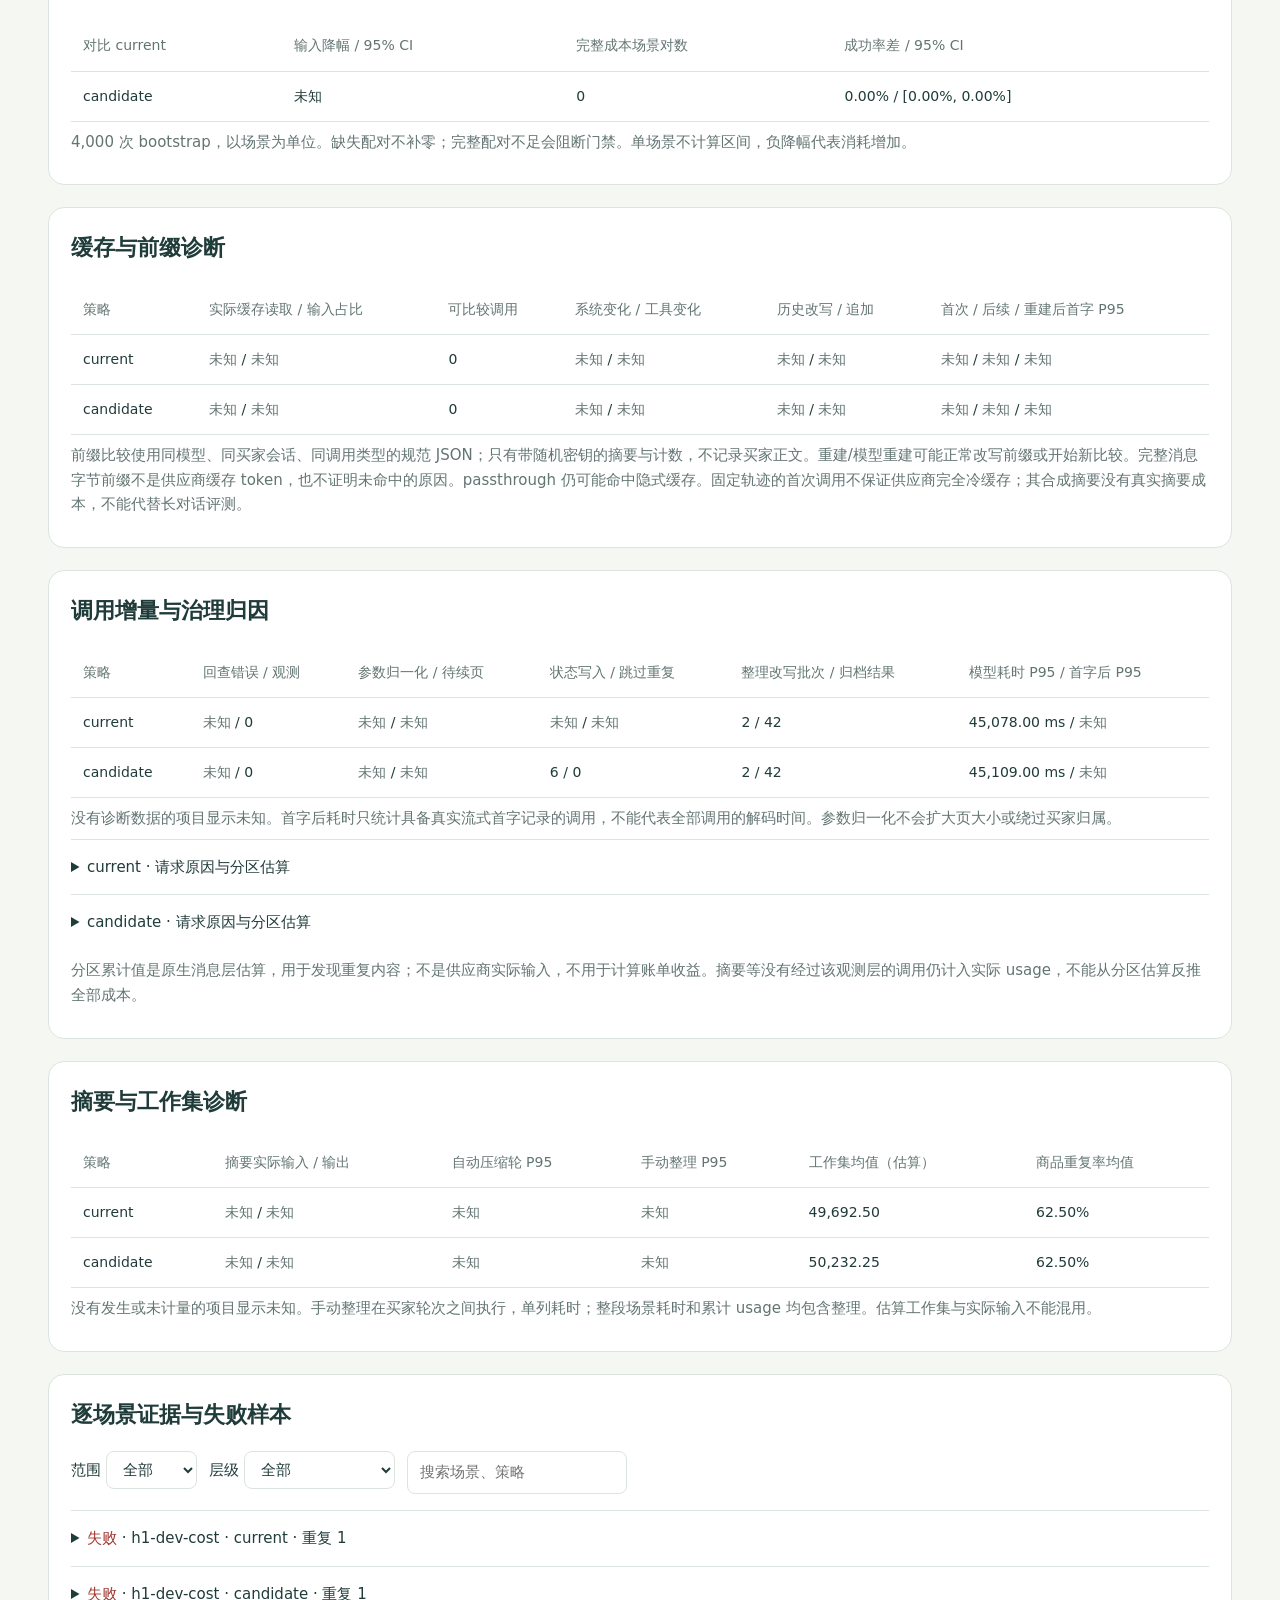
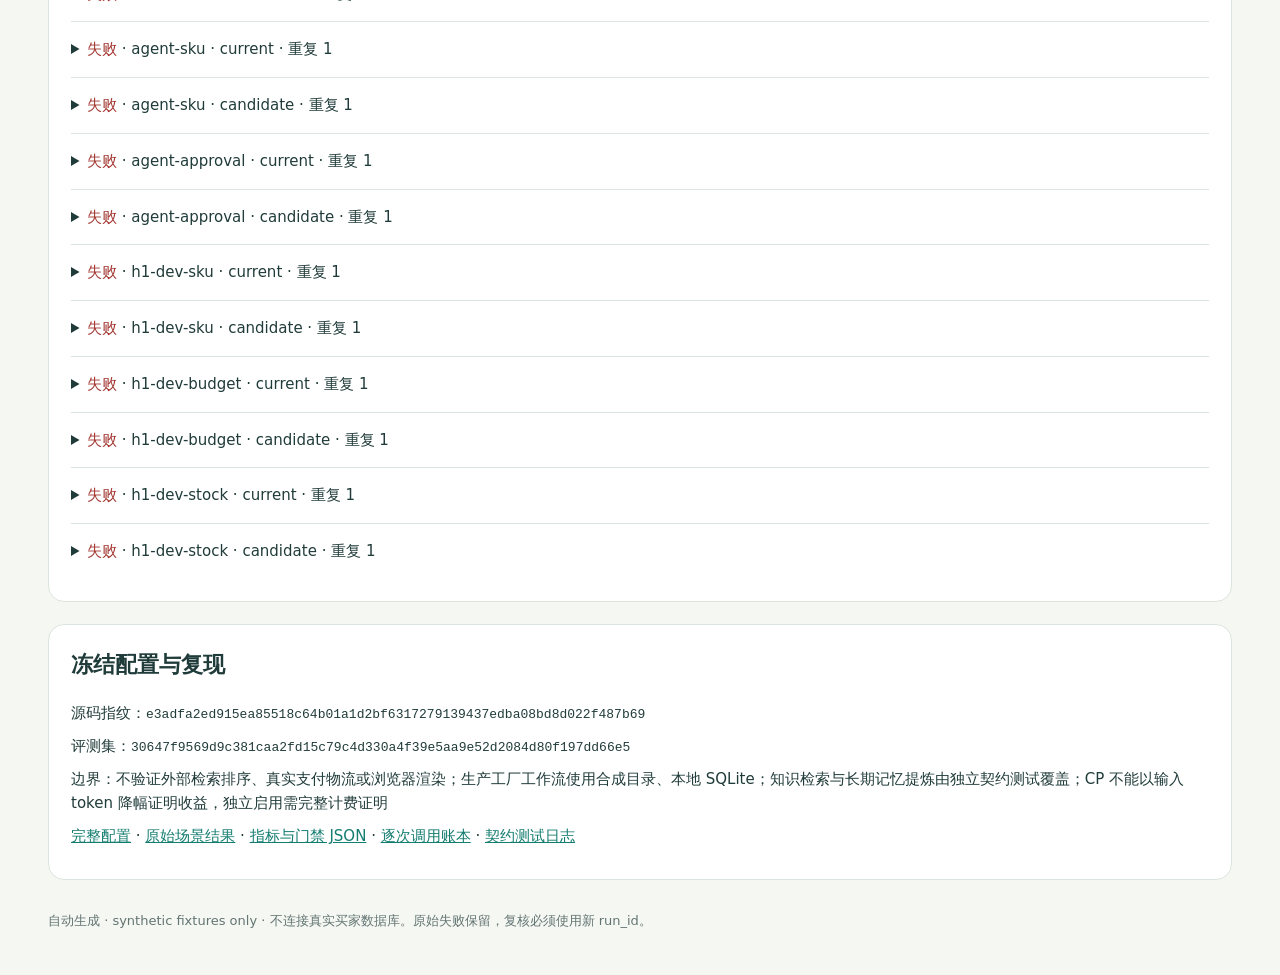
<file: eval/verification/local-model-20261112/harness-smoke/report.html>
<!doctype html><html lang="zh-CN"><head><meta charset="utf-8"><meta name="viewport" content="width=device-width,initial-scale=1">
<title>Globex · Harness 评测报告</title><style>
:root{color-scheme:light;--ink:#203c3a;--muted:#637573;--line:#dce4de;--accent:#147d70;--paper:#f5f7f2}*{box-sizing:border-box}body{margin:0;background:var(--paper);color:var(--ink);font:15px/1.65 system-ui,-apple-system,sans-serif}main{max-width:1240px;margin:auto;padding:44px 28px}a{color:var(--accent)}.eyebrow{letter-spacing:.13em;font-size:12px;color:var(--muted)}h1{font-size:36px;line-height:1.25;margin:12px 0}h2{font-size:22px;margin:0 0 18px}h3{font-size:17px}p{margin:8px 0}.muted,.unknown{color:var(--muted)}.cards{display:grid;grid-template-columns:repeat(4,1fr);gap:16px;margin:30px 0}.card,section{background:white;border:1px solid var(--line);border-radius:16px;padding:22px}.card b{font-size:25px;display:block;margin-top:10px}.card small{color:var(--muted)}section{margin:22px 0}.pill{display:inline-block;padding:4px 12px;border-radius:30px;background:#e4eee8;margin:4px}.warn{background:#fff0df;color:#834515}.ok{background:#def2e8;color:#216847}.bad{color:#a33731}.scroll{overflow-x:auto}table{width:100%;border-collapse:collapse;font-size:14px}th,td{text-align:left;padding:13px 12px;border-bottom:1px solid var(--line);vertical-align:top}th{color:var(--muted);font-weight:500}td.num{font-variant-numeric:tabular-nums}.bar{background:#e8eee9;height:8px;border-radius:9px;margin-top:6px}.bar i{display:block;background:var(--accent);height:8px;border-radius:9px}pre{white-space:pre-wrap;overflow-wrap:anywhere;font:13px/1.6 ui-monospace,monospace;background:#f2f5f1;padding:14px;border-radius:8px}details{border-top:1px solid var(--line);padding:15px 0}summary{cursor:pointer}select,input{font:inherit;padding:8px 12px;border:1px solid var(--line);border-radius:8px;background:white;color:var(--ink)}.filters{display:flex;gap:12px;flex-wrap:wrap;margin-bottom:16px}code{font-size:13px;overflow-wrap:anywhere}.note{border-left:3px solid #d1a958;padding-left:12px;color:#745327}.grid{display:grid;grid-template-columns:1fr 1fr;gap:24px}ul{padding-left:22px}footer{color:var(--muted);font-size:13px;margin-top:30px}@media(max-width:750px){main{padding:24px 14px}.cards,.grid{grid-template-columns:1fr 1fr}h1{font-size:28px}.card,section{padding:16px}}@media(max-width:420px){.cards,.grid{grid-template-columns:1fr}}
</style></head><body><main><div class="eyebrow">GLOBEX / ENGINEERING EVALUATION</div>
<h1>Harness 上下文治理评测</h1>
<p class="muted">运行 20261111T172657Z-eb954318 · diagnostic · mindbridge-qwen2.5-7b-ft:latest</p>
<span class="pill">已完成</span><span class="pill warn">未满足上线门禁</span><span class="pill">不自动发布</span>
<div class="cards">
<div class="card"><small>场景运行</small><b>12 / 12</b><small>按场景 × 策略 × 重复次数</small></div>
<div class="card"><small>确定性安全回归</small><b><span class="unknown">未知</span></b><small>仅契约验证，不冒充模型效果</small></div>
<div class="card"><small>失败场景运行</small><b>12</b><small>保留最初失败与异常</small></div>
<div class="card"><small>统计单位</small><b>6 个场景</b><small>重复运行先在场景内聚合</small></div></div>
<section><h2>先看结论</h2>
<h3>candidate：BLOCKED</h3><ul><li>确定性安全回归未通过或未执行</li><li>当前档位不是留出发布评测</li><li>响应模型标识未知或与请求不一致，实际模型一致性未验证</li><li>存在工具协议违约或协议观测缺失</li><li>6 次关键场景失败</li><li>累计实际 input usage 不完整</li><li>完整成本配对未覆盖全部场景</li><li>包含输出的实际用量不完整</li><li>缓存目标缺少经过验证的计费单位与来源</li><li>缓存目标未证明完整计费收益</li></ul>
<h3>服务模型与工具合同</h3><table><tr><th>策略</th><th>响应模型</th><th>标识不符 / 未知</th><th>工具协议异常 / 未知</th><th>已有证据直接回答</th></tr>
<tr><td>current</td><td>未知</td><td>0 / 6</td><td>0 / 6</td><td>1</td></tr>
<tr><td>candidate</td><td>未知</td><td>0 / 6</td><td>0 / 6</td><td>1</td></tr>
</table><p class="muted">响应model只是服务端标识，不等于已验证实际权重。标识不符或未知阻断收益门禁；历史报告缺字段记未知，不补零。</p>
<p class="note">缓存读取量、输入 token、账单金额是不同指标。金额币种或 usage 不完整时，费用收益显示未知；单测通过与冒烟通过均不授予上线结论。</p></section>
<section><h2>质量、完整消耗与体验</h2><div class="scroll"><table><thead><tr><th>策略</th><th>通过 / 运行</th><th>累计实际输入</th><th>摘要 / 全部调用</th><th>回查次数</th><th>普通轮 P95</th><th>模型首字 P95</th><th>费用总量</th></tr></thead><tbody>
<tr><td>current</td><td>0 / 6<div class="bar"><i style="width:0.00%"></i></div></td><td><span class="unknown">未知</span><br><small class="muted">含输出总量 <span class="unknown">未知</span><br>未知调用 6</small></td><td>0 / 6</td><td>0</td><td>45,219 ms</td><td><span class="unknown">未知</span><br><small class="muted">有效调用 0</small></td><td>未知</td></tr>
<tr><td>candidate</td><td>0 / 6<div class="bar"><i style="width:0.00%"></i></div></td><td><span class="unknown">未知</span><br><small class="muted">含输出总量 <span class="unknown">未知</span><br>未知调用 6</small></td><td>0 / 6</td><td>0</td><td>45,390 ms</td><td><span class="unknown">未知</span><br><small class="muted">有效调用 0</small></td><td>未知</td></tr>
</tbody></table></div><p class="muted">累计 token 包括摘要、重试和回查后的模型输入。普通轮耗时包含工具与排队；模型首字时间不含外层排队，非流式不伪造首字时间。完整金额口径尚未确认，网关数值仅保存在原始 JSON。</p></section>
<section><h2>按场景配对的收益区间</h2><div class="scroll"><table><tr><th>对比 current</th><th>输入降幅 / 95% CI</th><th>完整成本场景对数</th><th>成功率差 / 95% CI</th></tr>
<tr><td>candidate</td><td>未知</td><td>0</td><td>0.00% / [0.00%, 0.00%]</td></tr>
</table></div><p class="muted">4,000 次 bootstrap，以场景为单位。缺失配对不补零；完整配对不足会阻断门禁。单场景不计算区间，负降幅代表消耗增加。</p></section>
<section><h2>缓存与前缀诊断</h2><div class="scroll"><table><tr><th>策略</th><th>实际缓存读取 / 输入占比</th><th>可比较调用</th><th>系统变化 / 工具变化</th><th>历史改写 / 追加</th><th>首次 / 后续 / 重建后首字 P95</th></tr>
<tr><td>current</td><td><span class="unknown">未知</span> / <span class="unknown">未知</span></td><td>0</td><td><span class="unknown">未知</span> / <span class="unknown">未知</span></td><td><span class="unknown">未知</span> / <span class="unknown">未知</span></td><td><span class="unknown">未知</span> / <span class="unknown">未知</span> / <span class="unknown">未知</span></td></tr>
<tr><td>candidate</td><td><span class="unknown">未知</span> / <span class="unknown">未知</span></td><td>0</td><td><span class="unknown">未知</span> / <span class="unknown">未知</span></td><td><span class="unknown">未知</span> / <span class="unknown">未知</span></td><td><span class="unknown">未知</span> / <span class="unknown">未知</span> / <span class="unknown">未知</span></td></tr>
</table></div><p class="muted">前缀比较使用同模型、同买家会话、同调用类型的规范 JSON；只有带随机密钥的摘要与计数，不记录买家正文。重建/模型重建可能正常改写前缀或开始新比较。完整消息字节前缀不是供应商缓存 token，也不证明未命中的原因。passthrough 仍可能命中隐式缓存。固定轨迹的首次调用不保证供应商完全冷缓存；其合成摘要没有真实摘要成本，不能代替长对话评测。</p></section>
<section><h2>调用增量与治理归因</h2><div class="scroll"><table><tr><th>策略</th><th>回查错误 / 观测</th><th>参数归一化 / 待续页</th><th>状态写入 / 跳过重复</th><th>整理改写批次 / 归档结果</th><th>模型耗时 P95 / 首字后 P95</th></tr>
<tr><td>current</td><td><span class="unknown">未知</span> / 0</td><td><span class="unknown">未知</span> / <span class="unknown">未知</span></td><td><span class="unknown">未知</span> / <span class="unknown">未知</span></td><td>2 / 42</td><td>45,078.00 ms / <span class="unknown">未知</span></td></tr>
<tr><td>candidate</td><td><span class="unknown">未知</span> / 0</td><td><span class="unknown">未知</span> / <span class="unknown">未知</span></td><td>6 / 0</td><td>2 / 42</td><td>45,109.00 ms / <span class="unknown">未知</span></td></tr>
</table></div><p class="muted">没有诊断数据的项目显示未知。首字后耗时只统计具备真实流式首字记录的调用，不能代表全部调用的解码时间。参数归一化不会扩大页大小或绕过买家归属。</p>
<details><summary>current · 请求原因与分区估算</summary><pre>{
  &quot;observed_requests&quot;: 6,
  &quot;request_reasons&quot;: {
    &quot;buyer_request&quot;: 6
  },
  &quot;estimated_sections&quot;: {
    &quot;system&quot;: 14109,
    &quot;state&quot;: 0,
    &quot;product&quot;: 57465,
    &quot;history&quot;: 43651,
    &quot;tool_schema&quot;: 20101
  }
}</pre></details>
<details><summary>candidate · 请求原因与分区估算</summary><pre>{
  &quot;observed_requests&quot;: 6,
  &quot;request_reasons&quot;: {
    &quot;buyer_request&quot;: 6
  },
  &quot;estimated_sections&quot;: {
    &quot;system&quot;: 12899,
    &quot;state&quot;: 3056,
    &quot;product&quot;: 79592,
    &quot;history&quot;: 22190,
    &quot;tool_schema&quot;: 20888
  }
}</pre></details>
<p class="muted">分区累计值是原生消息层估算，用于发现重复内容；不是供应商实际输入，不用于计算账单收益。摘要等没有经过该观测层的调用仍计入实际 usage，不能从分区估算反推全部成本。</p></section>
<section><h2>摘要与工作集诊断</h2><div class="scroll"><table><tr><th>策略</th><th>摘要实际输入 / 输出</th><th>自动压缩轮 P95</th><th>手动整理 P95</th><th>工作集均值（估算）</th><th>商品重复率均值</th></tr>
<tr><td>current</td><td><span class="unknown">未知</span> / <span class="unknown">未知</span></td><td><span class="unknown">未知</span></td><td><span class="unknown">未知</span></td><td>49,692.50</td><td>62.50%</td></tr>
<tr><td>candidate</td><td><span class="unknown">未知</span> / <span class="unknown">未知</span></td><td><span class="unknown">未知</span></td><td><span class="unknown">未知</span></td><td>50,232.25</td><td>62.50%</td></tr>
</table></div><p class="muted">没有发生或未计量的项目显示未知。手动整理在买家轮次之间执行，单列耗时；整段场景耗时和累计 usage 均包含整理。估算工作集与实际输入不能混用。</p></section>
<section><h2>逐场景证据与失败样本</h2><div class="filters"><label>范围 <select id="status"><option value="all">全部</option><option value="failed">仅失败</option></select></label><label>层级 <select id="layer"><option value="all">全部</option><option value="context">上下文续答</option><option value="agent">生产工厂工作流</option><option value="cache_replay">固定请求轨迹</option><option value="skill_replay">Skill目录轨迹</option></select></label><input id="query" placeholder="搜索场景、策略" aria-label="搜索场景"></div>
<details class="scenario" data-failed="true" data-layer="context" data-query="h1-dev-cost · current · 重复 1"><summary><span class="bad">失败</span> · h1-dev-cost · current · 重复 1</summary>
<p>失败检查：facts；异常：APITimeoutError</p>
<p>输入：<span class="unknown">未知</span>；耗时：48,203 ms</p>
<p><a href="traces/h1-dev-cost-current-0.jsonl">合成评测原始消息与工具结果</a>（仅本次隔离夹具）</p>
<details><summary>工具与整理诊断</summary><pre>[
  {
    &quot;type&quot;: &quot;prune&quot;,
    &quot;before_tokens&quot;: 55128,
    &quot;after_tokens&quot;: 9621,
    &quot;high_watermark&quot;: 6000,
    &quot;next_high_watermark&quot;: 6000,
    &quot;low_watermark&quot;: 6000,
    &quot;archived_results&quot;: 21,
    &quot;protected_results&quot;: 2,
    &quot;below_target&quot;: false,
    &quot;trigger&quot;: &quot;pressure&quot;
  }
]</pre></details>
</details>
<details class="scenario" data-failed="true" data-layer="context" data-query="h1-dev-cost · candidate · 重复 1"><summary><span class="bad">失败</span> · h1-dev-cost · candidate · 重复 1</summary>
<p>失败检查：facts；异常：APITimeoutError</p>
<p>输入：<span class="unknown">未知</span>；耗时：46,562 ms</p>
<p><a href="traces/h1-dev-cost-candidate-0.jsonl">合成评测原始消息与工具结果</a>（仅本次隔离夹具）</p>
<details><summary>工具与整理诊断</summary><pre>[
  {
    &quot;type&quot;: &quot;state&quot;,
    &quot;mode&quot;: &quot;snapshot&quot;,
    &quot;emitted&quot;: true,
    &quot;estimated_tokens&quot;: 299
  },
  {
    &quot;type&quot;: &quot;prune&quot;,
    &quot;before_tokens&quot;: 55128,
    &quot;after_tokens&quot;: 9621,
    &quot;high_watermark&quot;: 6000,
    &quot;next_high_watermark&quot;: 6000,
    &quot;low_watermark&quot;: 6000,
    &quot;archived_results&quot;: 21,
    &quot;protected_results&quot;: 2,
    &quot;below_target&quot;: false,
    &quot;trigger&quot;: &quot;pressure&quot;
  }
]</pre></details>
</details>
<details class="scenario" data-failed="true" data-layer="agent" data-query="agent-sku · current · 重复 1"><summary><span class="bad">失败</span> · agent-sku · current · 重复 1</summary>
<p>失败检查：无；异常：APITimeoutError</p>
<p>输入：<span class="unknown">未知</span>；耗时：45,469.00 ms</p>
<p><a href="traces/agent-sku-current-0.jsonl">合成评测原始消息与工具结果</a>（仅本次隔离夹具）</p>
<pre>买家：本次预算300元人民币，寄到中国，只读选购。请调用商品检索核对 P1003-S1 石墨黑的当前单价、库存与到手价。

Agent：</pre>
</details>
<details class="scenario" data-failed="true" data-layer="agent" data-query="agent-sku · candidate · 重复 1"><summary><span class="bad">失败</span> · agent-sku · candidate · 重复 1</summary>
<p>失败检查：无；异常：APITimeoutError</p>
<p>输入：<span class="unknown">未知</span>；耗时：45,313.00 ms</p>
<p><a href="traces/agent-sku-candidate-0.jsonl">合成评测原始消息与工具结果</a>（仅本次隔离夹具）</p>
<details><summary>工具与整理诊断</summary><pre>[
  {
    &quot;type&quot;: &quot;state&quot;,
    &quot;mode&quot;: &quot;snapshot&quot;,
    &quot;emitted&quot;: true,
    &quot;estimated_tokens&quot;: 311
  }
]</pre></details>
<pre>买家：本次预算300元人民币，寄到中国，只读选购。请调用商品检索核对 P1003-S1 石墨黑的当前单价、库存与到手价。

Agent：</pre>
</details>
<details class="scenario" data-failed="true" data-layer="agent" data-query="agent-approval · current · 重复 1"><summary><span class="bad">失败</span> · agent-approval · current · 重复 1</summary>
<p>失败检查：无；异常：APITimeoutError</p>
<p>输入：<span class="unknown">未知</span>；耗时：45,219.00 ms</p>
<p><a href="traces/agent-approval-current-0.jsonl">合成评测原始消息与工具结果</a>（仅本次隔离夹具）</p>
<pre>买家：先用商品工具核对 P1003-S1，寄到中国，数量1件。

Agent：</pre>
</details>
<details class="scenario" data-failed="true" data-layer="agent" data-query="agent-approval · candidate · 重复 1"><summary><span class="bad">失败</span> · agent-approval · candidate · 重复 1</summary>
<p>失败检查：无；异常：APITimeoutError</p>
<p>输入：<span class="unknown">未知</span>；耗时：45,265.00 ms</p>
<p><a href="traces/agent-approval-candidate-0.jsonl">合成评测原始消息与工具结果</a>（仅本次隔离夹具）</p>
<details><summary>工具与整理诊断</summary><pre>[
  {
    &quot;type&quot;: &quot;state&quot;,
    &quot;mode&quot;: &quot;snapshot&quot;,
    &quot;emitted&quot;: true,
    &quot;estimated_tokens&quot;: 257
  }
]</pre></details>
<pre>买家：先用商品工具核对 P1003-S1，寄到中国，数量1件。

Agent：</pre>
</details>
<details class="scenario" data-failed="true" data-layer="context" data-query="h1-dev-sku · current · 重复 1"><summary><span class="bad">失败</span> · h1-dev-sku · current · 重复 1</summary>
<p>失败检查：facts、complete_black_sku_set、sku_price_currency_associations；异常：APITimeoutError</p>
<p>输入：<span class="unknown">未知</span>；耗时：46,437 ms</p>
<p><a href="traces/h1-dev-sku-current-0.jsonl">合成评测原始消息与工具结果</a>（仅本次隔离夹具）</p>
<details><summary>工具与整理诊断</summary><pre>[
  {
    &quot;type&quot;: &quot;prune&quot;,
    &quot;before_tokens&quot;: 55128,
    &quot;after_tokens&quot;: 55128,
    &quot;high_watermark&quot;: 6000,
    &quot;next_high_watermark&quot;: 6000,
    &quot;low_watermark&quot;: 6000,
    &quot;archived_results&quot;: 0,
    &quot;protected_results&quot;: 2,
    &quot;below_target&quot;: false,
    &quot;trigger&quot;: &quot;pressure&quot;
  },
  {
    &quot;type&quot;: &quot;visible_evidence&quot;,
    &quot;covered&quot;: true,
    &quot;batch&quot;: 1,
    &quot;product_count&quot;: 5,
    &quot;historical_lookup_required&quot;: false,
    &quot;prefix_preserved&quot;: false
  }
]</pre></details>
</details>
<details class="scenario" data-failed="true" data-layer="context" data-query="h1-dev-sku · candidate · 重复 1"><summary><span class="bad">失败</span> · h1-dev-sku · candidate · 重复 1</summary>
<p>失败检查：facts、complete_black_sku_set、sku_price_currency_associations；异常：APITimeoutError</p>
<p>输入：<span class="unknown">未知</span>；耗时：46,172 ms</p>
<p><a href="traces/h1-dev-sku-candidate-0.jsonl">合成评测原始消息与工具结果</a>（仅本次隔离夹具）</p>
<details><summary>工具与整理诊断</summary><pre>[
  {
    &quot;type&quot;: &quot;state&quot;,
    &quot;mode&quot;: &quot;snapshot&quot;,
    &quot;emitted&quot;: true,
    &quot;estimated_tokens&quot;: 500
  },
  {
    &quot;type&quot;: &quot;prune&quot;,
    &quot;before_tokens&quot;: 55128,
    &quot;after_tokens&quot;: 55128,
    &quot;high_watermark&quot;: 6000,
    &quot;next_high_watermark&quot;: 6000,
    &quot;low_watermark&quot;: 6000,
    &quot;archived_results&quot;: 0,
    &quot;protected_results&quot;: 2,
    &quot;below_target&quot;: false,
    &quot;trigger&quot;: &quot;pressure&quot;
  },
  {
    &quot;type&quot;: &quot;visible_evidence&quot;,
    &quot;covered&quot;: true,
    &quot;batch&quot;: 1,
    &quot;product_count&quot;: 5,
    &quot;historical_lookup_required&quot;: false,
    &quot;prefix_preserved&quot;: true
  }
]</pre></details>
</details>
<details class="scenario" data-failed="true" data-layer="context" data-query="h1-dev-budget · current · 重复 1"><summary><span class="bad">失败</span> · h1-dev-budget · current · 重复 1</summary>
<p>失败检查：facts；异常：APITimeoutError</p>
<p>输入：<span class="unknown">未知</span>；耗时：46,250 ms</p>
<p><a href="traces/h1-dev-budget-current-0.jsonl">合成评测原始消息与工具结果</a>（仅本次隔离夹具）</p>
<details><summary>工具与整理诊断</summary><pre>[
  {
    &quot;type&quot;: &quot;prune&quot;,
    &quot;before_tokens&quot;: 55128,
    &quot;after_tokens&quot;: 9621,
    &quot;high_watermark&quot;: 6000,
    &quot;next_high_watermark&quot;: 6000,
    &quot;low_watermark&quot;: 6000,
    &quot;archived_results&quot;: 21,
    &quot;protected_results&quot;: 2,
    &quot;below_target&quot;: false,
    &quot;trigger&quot;: &quot;pressure&quot;
  }
]</pre></details>
</details>
<details class="scenario" data-failed="true" data-layer="context" data-query="h1-dev-budget · candidate · 重复 1"><summary><span class="bad">失败</span> · h1-dev-budget · candidate · 重复 1</summary>
<p>失败检查：facts；异常：APITimeoutError</p>
<p>输入：<span class="unknown">未知</span>；耗时：46,297 ms</p>
<p><a href="traces/h1-dev-budget-candidate-0.jsonl">合成评测原始消息与工具结果</a>（仅本次隔离夹具）</p>
<details><summary>工具与整理诊断</summary><pre>[
  {
    &quot;type&quot;: &quot;state&quot;,
    &quot;mode&quot;: &quot;snapshot&quot;,
    &quot;emitted&quot;: true,
    &quot;estimated_tokens&quot;: 297
  },
  {
    &quot;type&quot;: &quot;prune&quot;,
    &quot;before_tokens&quot;: 55128,
    &quot;after_tokens&quot;: 9621,
    &quot;high_watermark&quot;: 6000,
    &quot;next_high_watermark&quot;: 6000,
    &quot;low_watermark&quot;: 6000,
    &quot;archived_results&quot;: 21,
    &quot;protected_results&quot;: 2,
    &quot;below_target&quot;: false,
    &quot;trigger&quot;: &quot;pressure&quot;
  }
]</pre></details>
</details>
<details class="scenario" data-failed="true" data-layer="context" data-query="h1-dev-stock · current · 重复 1"><summary><span class="bad">失败</span> · h1-dev-stock · current · 重复 1</summary>
<p>失败检查：facts、current_lookup；异常：APITimeoutError</p>
<p>输入：<span class="unknown">未知</span>；耗时：46,203 ms</p>
<p><a href="traces/h1-dev-stock-current-0.jsonl">合成评测原始消息与工具结果</a>（仅本次隔离夹具）</p>
<details><summary>工具与整理诊断</summary><pre>[
  {
    &quot;type&quot;: &quot;prune&quot;,
    &quot;before_tokens&quot;: 55128,
    &quot;after_tokens&quot;: 55128,
    &quot;high_watermark&quot;: 6000,
    &quot;next_high_watermark&quot;: 6000,
    &quot;low_watermark&quot;: 6000,
    &quot;archived_results&quot;: 0,
    &quot;protected_results&quot;: 2,
    &quot;below_target&quot;: false,
    &quot;trigger&quot;: &quot;pressure&quot;
  }
]</pre></details>
</details>
<details class="scenario" data-failed="true" data-layer="context" data-query="h1-dev-stock · candidate · 重复 1"><summary><span class="bad">失败</span> · h1-dev-stock · candidate · 重复 1</summary>
<p>失败检查：facts、current_lookup；异常：APITimeoutError</p>
<p>输入：<span class="unknown">未知</span>；耗时：46,204 ms</p>
<p><a href="traces/h1-dev-stock-candidate-0.jsonl">合成评测原始消息与工具结果</a>（仅本次隔离夹具）</p>
<details><summary>工具与整理诊断</summary><pre>[
  {
    &quot;type&quot;: &quot;state&quot;,
    &quot;mode&quot;: &quot;snapshot&quot;,
    &quot;emitted&quot;: true,
    &quot;estimated_tokens&quot;: 298
  },
  {
    &quot;type&quot;: &quot;prune&quot;,
    &quot;before_tokens&quot;: 55128,
    &quot;after_tokens&quot;: 55128,
    &quot;high_watermark&quot;: 6000,
    &quot;next_high_watermark&quot;: 6000,
    &quot;low_watermark&quot;: 6000,
    &quot;archived_results&quot;: 0,
    &quot;protected_results&quot;: 2,
    &quot;below_target&quot;: false,
    &quot;trigger&quot;: &quot;pressure&quot;
  }
]</pre></details>
</details>
</section><section><h2>冻结配置与复现</h2>
<p>源码指纹：<code>e3adfa2ed915ea85518c64b01a1d2bf6317279139437edba08bd8d022f487b69</code></p>
<p>评测集：<code>30647f9569d9c381caa2fd15c79c4d330a4f39e5aa9e52d2084d80f197dd66e5</code></p>
<p>边界：不验证外部检索排序、真实支付物流或浏览器渲染；生产工厂工作流使用合成目录、本地 SQLite；知识检索与长期记忆提炼由独立契约测试覆盖；CP 不能以输入 token 降幅证明收益，独立启用需完整计费证明</p>
<p><a href="manifest.json">完整配置</a> · <a href="results.json">原始场景结果</a> · <a href="summary.json">指标与门禁 JSON</a> · <a href="attempts.jsonl">逐次调用账本</a> · <a href="contracts.log">契约测试日志</a></p>
</section><footer>自动生成 · synthetic fixtures only · 不连接真实买家数据库。原始失败保留，复核必须使用新 run_id。</footer></main>
<script>const controls=["status","layer","query"].map(id=>document.getElementById(id));function filter(){const[s,l,q]=controls.map(x=>x.value.toLowerCase());document.querySelectorAll(".scenario").forEach(el=>{el.hidden=(s==="failed"&&el.dataset.failed!=="true")||(l!=="all"&&el.dataset.layer!==l)||!el.dataset.query.includes(q)})}controls.forEach(el=>el.addEventListener("input",filter));</script></body></html>
</file>
